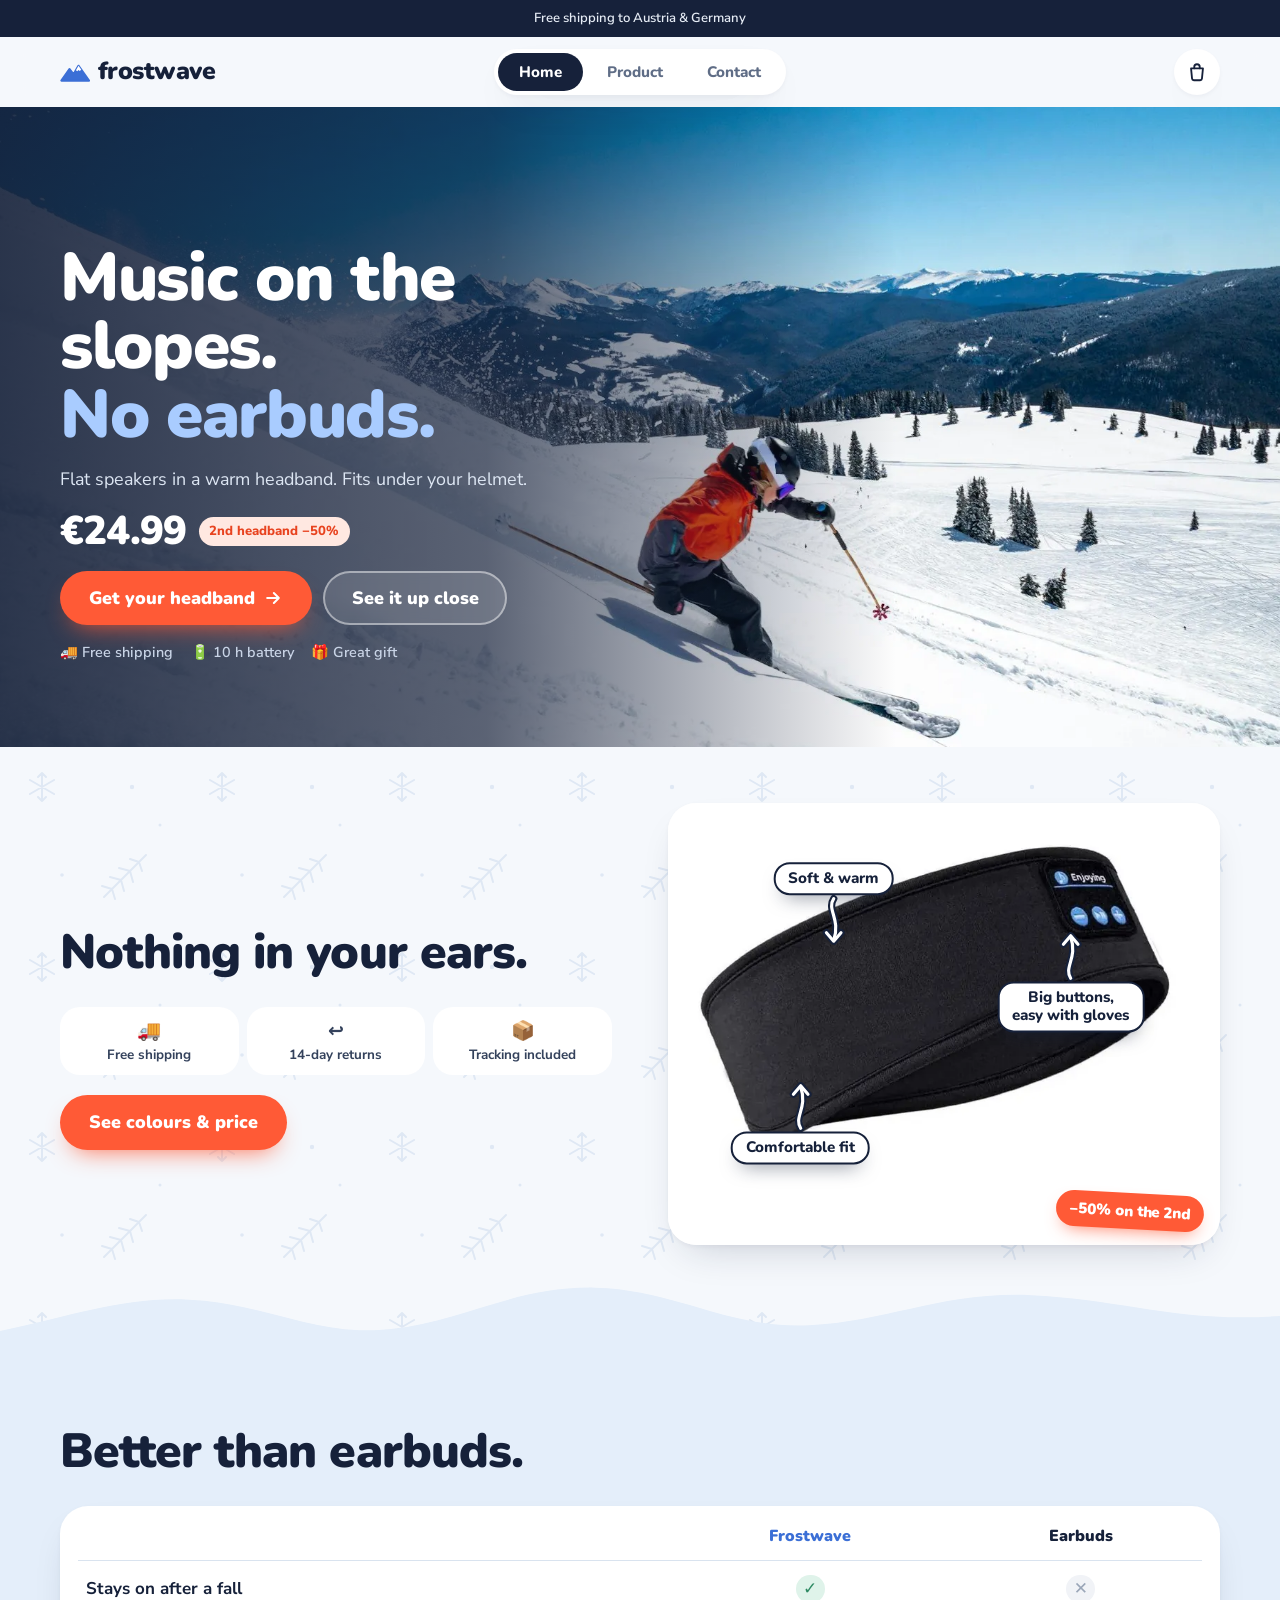
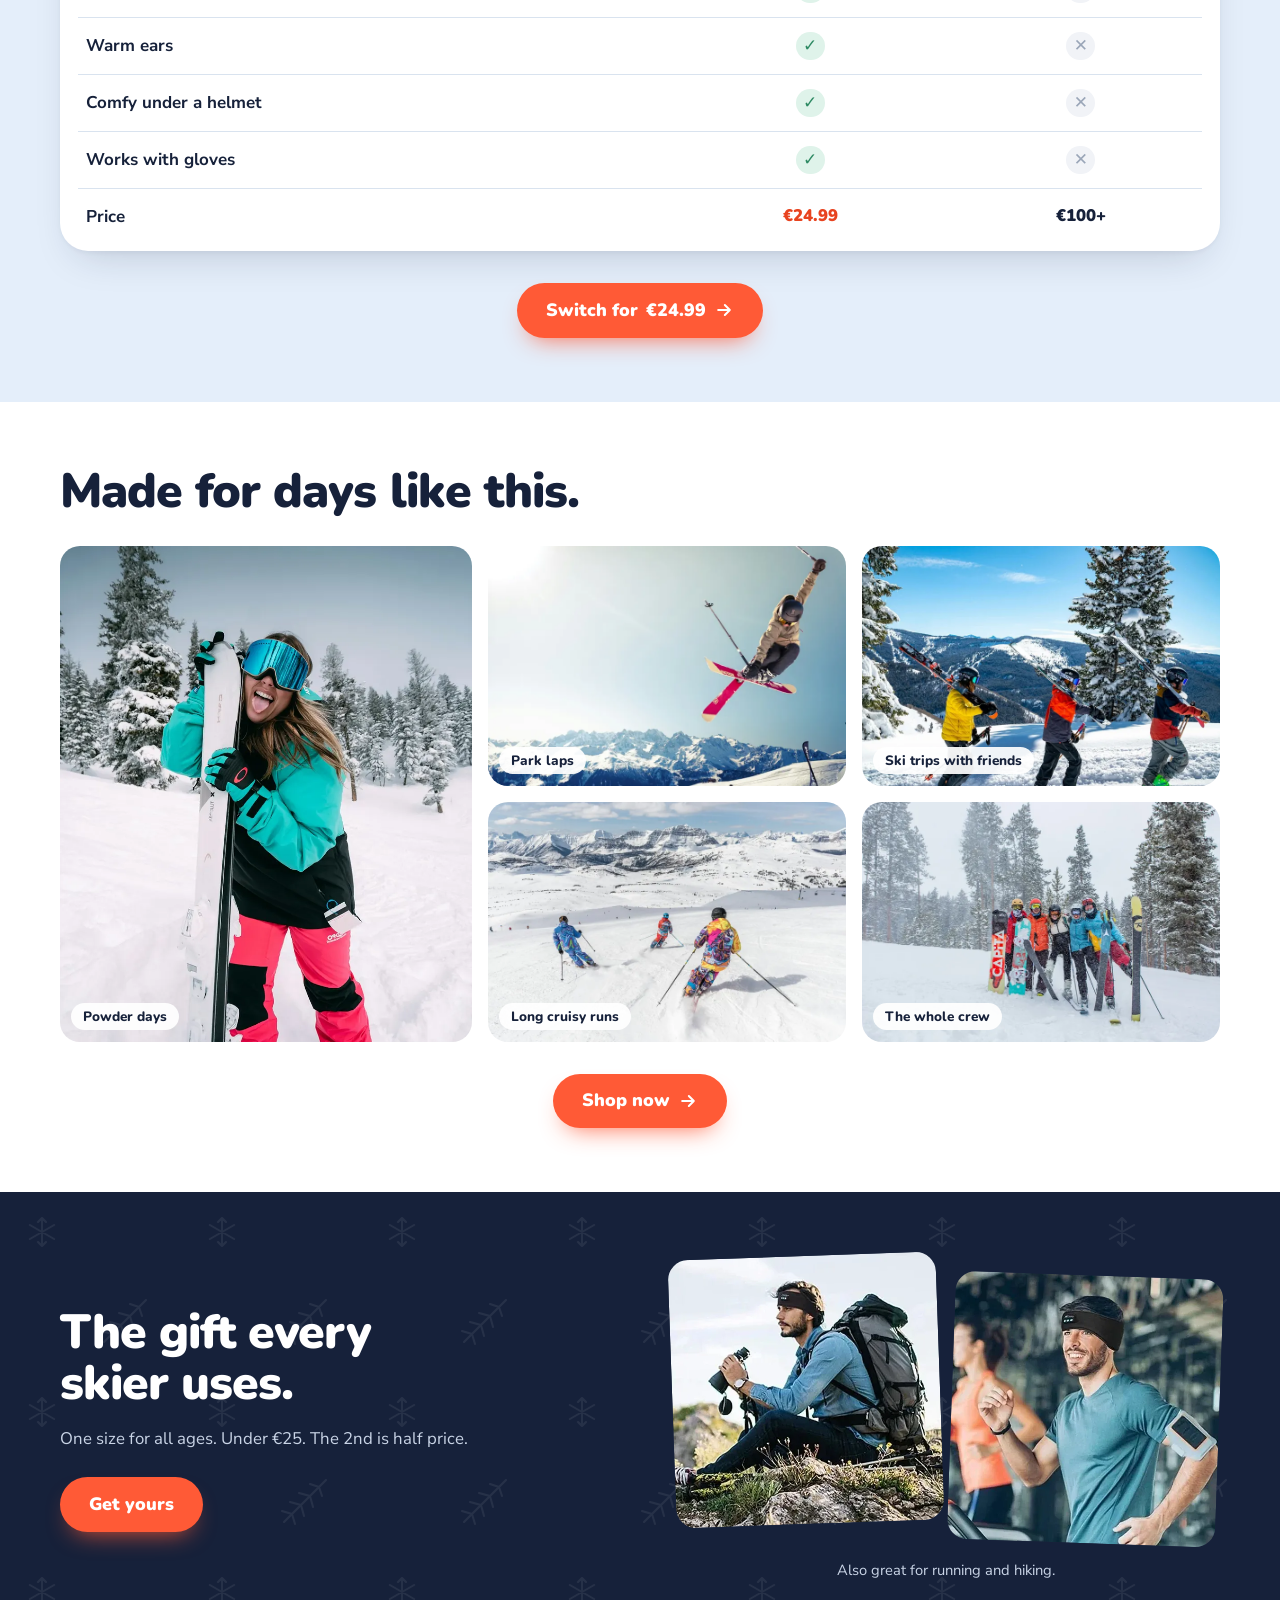
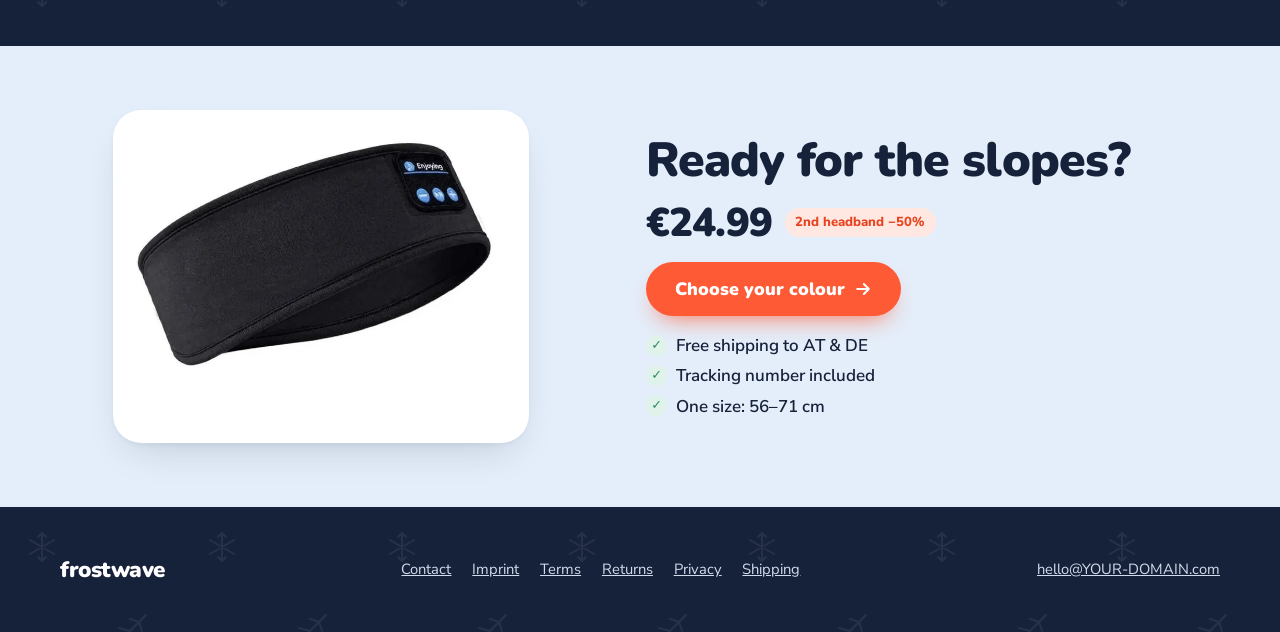
<file: index.html>
<!doctype html>
<html lang="en">
<head>
<meta charset="utf-8">
<meta name="viewport" content="width=device-width, initial-scale=1">
<title>Frostwave — The Bluetooth headband for skiers and snowboarders</title>
<meta name="description" content="A soft headband with two flat Bluetooth speakers over your ears. Music on the slopes without earbuds. 2nd headband −50%, free shipping.">
<meta name="theme-color" content="#16213a">
<link rel="icon" href="icon.svg" type="image/svg+xml">
<!-- Schriften liegen in schriften/ (Nunito, OFL-Lizenz) — schneller als Google Fonts
     und ohne Datenübertragung an Google. -->
<link rel="preload" href="schriften/nunito-latin-wght-normal.woff2" as="font" type="font/woff2" crossorigin>
<link rel="preload" href="schriften/nunito-sans-latin-wght-normal.woff2" as="font" type="font/woff2" crossorigin>
<link rel="canonical" href="https://fermasster0-rgb.github.io/frostwave/">
<link rel="apple-touch-icon" href="bilder/touch-icon.png">
<!-- Vorschau beim Teilen (WhatsApp, TikTok, Instagram, iMessage) -->
<meta property="og:type" content="website">
<meta property="og:site_name" content="Frostwave">
<meta property="og:title" content="Frostwave — The Bluetooth headband for skiers and snowboarders">
<meta property="og:description" content="A soft headband with two flat Bluetooth speakers over your ears. Music on the slopes without earbuds. 2nd headband −50%, free shipping.">
<meta property="og:url" content="https://fermasster0-rgb.github.io/frostwave/">
<meta property="og:image" content="https://fermasster0-rgb.github.io/frostwave/bilder/teilen.jpg">
<meta property="og:image:width" content="1200">
<meta property="og:image:height" content="630">
<meta name="twitter:card" content="summary_large_image">

<link rel="preload" as="image" href="bilder/ski-lachen-800.webp" imagesrcset="bilder/ski-lachen-800.webp 800w, bilder/ski-lachen.webp 1100w" imagesizes="100vw" media="(max-width: 919px)" fetchpriority="high">
<link rel="preload" as="image" href="bilder/ski-carven.webp" imagesrcset="bilder/ski-carven-800.webp 800w, bilder/ski-carven.webp 1800w" imagesizes="100vw" media="(min-width: 920px)" fetchpriority="high">
<link rel="stylesheet" href="stil.css">
</head>
<!-- data-seite sagt app.js, welche Seite das ist: home, product oder contact -->
<body data-seite="home">

<!-- ==========================================================================
     KOPF — steht gleich auf allen drei Seiten (index, product, contact).
     Wer hier etwas ändert, ändert es bitte in allen drei Dateien.
     ========================================================================== -->
<div class="leiste" aria-live="polite">
  <span id="leiste-text">Free shipping to Austria &amp; Germany</span>
</div>

<header class="kopf">
  <div class="kopf-innen">
    <a class="marke" href="index.html">
      <svg class="marke-berg" viewBox="0 0 32 20" aria-hidden="true"><path d="M1.5 18.5 10 6.5l4.2 5.6L19.5 3 30.5 18.5z" fill="currentColor" stroke="currentColor" stroke-width="2.4" stroke-linejoin="round"/><path d="m16.8 7.6 2.7-4.6 2.9 4.2-1.6 1.3-1.3-1.2-1.3 1.3z" fill="#fff"/></svg>
      <span data-marke>frostwave</span>
    </a>
    <nav class="nav" aria-label="Main">
      <a href="index.html" aria-current="page">Home</a>
      <a href="product.html">Product</a>
      <a href="contact.html">Contact</a>
    </nav>
    <button id="knopf-korb" class="korb-knopf" aria-label="Open cart">
      <svg viewBox="0 0 24 24" width="22" height="22" fill="none" stroke="currentColor" stroke-width="2" stroke-linecap="round" stroke-linejoin="round" aria-hidden="true">
        <path d="M5.5 8h13l-1.1 11.2a2 2 0 0 1-2 1.8H8.6a2 2 0 0 1-2-1.8z"/><path d="M9 8V6.5a3 3 0 0 1 6 0V8"/>
      </svg>
      <span id="korb-zahl" class="korb-zahl" hidden>0</span>
    </button>
  </div>
</header>

<main>

  <!-- ========================================================================
       Oben: großes Skifoto mit der Botschaft darauf.
       Die Fotos in bilder/ski-*.webp sind von Unsplash (freie Lizenz, auch
       kommerziell). Die Leute darauf tragen NICHT unser Stirnband — darum
       nie so beschriften, als ob.
       ======================================================================== -->
  <section class="foto-held">
    <!-- Am Handy das Hochformat-Foto (Gesicht oben, Text unten), am großen
         Bildschirm der Skifahrer im Querformat. -->
    <picture>
      <source media="(min-width: 920px)" srcset="bilder/ski-carven-800.webp 800w, bilder/ski-carven.webp 1800w" sizes="100vw" width="1800" height="1201">
      <img class="foto-held-bild" src="bilder/ski-lachen-800.webp" srcset="bilder/ski-lachen-800.webp 800w, bilder/ski-lachen.webp 1100w" sizes="100vw" alt="Young skier laughing in the snow on a sunny day" width="1100" height="1647" fetchpriority="high">
    </picture>
    <div class="foto-held-innen">
      <div class="held-chips">
        <span class="chip chip-heiss" id="verkauft" hidden></span>
      </div>
      <h1 class="titel titel-hell">Music on the slopes.<br><span class="titel-akzent">No earbuds.</span></h1>
      <!-- Kurz halten: am Handy sollen Preis und Knopf ohne Scrollen sichtbar sein. -->
      <p class="einleitung einleitung-hell">Flat speakers in a warm headband. Fits under your helmet.</p>

      <p class="home-preis">
        <span id="home-preis" class="preis"></span>
        <span id="home-angebot" class="preis-ersparnis"></span>
      </p>

      <div class="knopf-reihe" id="held-knoepfe">
        <a href="product.html" class="knopf knopf-signal">
          Get your headband
          <svg viewBox="0 0 24 24" width="20" height="20" fill="none" stroke="currentColor" stroke-width="2.4" stroke-linecap="round" stroke-linejoin="round" aria-hidden="true"><path d="M5 12h14M13 6l6 6-6 6"/></svg>
        </a>
        <a href="#erklaert" class="knopf knopf-glas">See it up close</a>
      </div>
      <p class="held-vertrauen"><span>🚚 Free shipping</span><span>🔋 10&nbsp;h battery</span><span>🎁 Great gift</span></p>
    </div>
  </section>

  <!-- ========================================================================
       Das Stirnband mit Hinweisen und Pfeilen („Comfortable fit ↑").
       Position jedes Hinweises: --x / --y in Prozent vom Bild, dort sitzt die
       Pfeilspitze. data-pfeil sagt, wohin der Pfeil zeigt (oben/unten).
       ======================================================================== -->
  <section class="held-bereich" id="erklaert">
    <div class="held held-home">

      <div class="held-text">
        <h2 class="abschnitt-titel">Nothing in your ears.</h2>

        <ul class="zusagen">
          <li><span class="zusage-symbol" aria-hidden="true">🚚</span><span>Free shipping</span></li>
          <li><span class="zusage-symbol" aria-hidden="true">↩</span><span id="zusage-rueckgabe"></span></li>
          <li><span class="zusage-symbol" aria-hidden="true">📦</span><span>Tracking included</span></li>
        </ul>

        <div class="knopf-reihe erklaer-knopf">
          <a href="product.html" class="knopf knopf-signal">See colours &amp; price</a>
        </div>
      </div>

      <a class="home-bild erklaer-bild" href="product.html" aria-label="See the headband">
        <span class="galerie-abzeichen" id="galerie-abzeichen"></span>
        <img src="bilder/stirnband-schwarz.webp" alt="Black Bluetooth ski headband" width="800" height="640">
        <span class="pfeil-hinweis" data-pfeil="unten" style="--x: 30%; --y: 33%">Soft &amp; warm</span>
        <span class="pfeil-hinweis" data-pfeil="oben" style="--x: 73%; --y: 28%">Big buttons,<br>easy with gloves</span>
        <span class="pfeil-hinweis" data-pfeil="oben" style="--x: 24%; --y: 62%">Comfortable fit</span>
      </a>

    </div>
  </section>

  <!-- ========================================================================
       Warum das Stirnband — Vorteile und Vergleich mit Ohrstöpseln
       ======================================================================== -->
  <section class="abschnitt abschnitt-gletscher">
    <div class="abschnitt-innen">
      <h2 class="abschnitt-titel">Better than earbuds.</h2>

      <div class="vergleich-karte">
        <table class="vergleich" id="vergleich"></table>
      </div>

      <div class="momente-knopf">
        <a href="product.html" class="knopf knopf-signal">
          Switch for <span id="vergleich-preis"></span>
          <svg viewBox="0 0 24 24" width="20" height="20" fill="none" stroke="currentColor" stroke-width="2.4" stroke-linecap="round" stroke-linejoin="round" aria-hidden="true"><path d="M5 12h14M13 6l6 6-6 6"/></svg>
        </a>
      </div>
    </div>
  </section>

  <!-- ========================================================================
       Skifotos: Stimmung für Junge und Ältere. Bildunterschriften beschreiben
       den Moment, nicht die Personen (die tragen nicht unser Stirnband).
       ======================================================================== -->
  <section class="abschnitt abschnitt-weiss">
    <div class="abschnitt-innen">
      <h2 class="abschnitt-titel">Made for days like this.</h2>

      <div class="momente">
        <figure class="moment moment-hoch">
          <!-- umgekehrt zum Foto oben: am Handy der Skifahrer, am großen Bildschirm das Hochformat -->
          <picture>
            <source media="(min-width: 920px)" srcset="bilder/ski-lachen-800.webp" width="1100" height="1647">
            <img class="moment-carven" src="bilder/ski-carven-800.webp" alt="Skier carving through fresh snow" loading="lazy" width="1800" height="1201">
          </picture>
          <figcaption>Powder days</figcaption>
        </figure>
        <figure class="moment">
          <img src="bilder/ski-sprung-800.webp" srcset="bilder/ski-sprung-800.webp 800w, bilder/ski-sprung.webp 1400w" sizes="(min-width: 800px) 33vw, 50vw" alt="Skier jumping high above snowy mountains" loading="lazy" width="1400" height="1120">
          <figcaption>Park laps</figcaption>
        </figure>
        <figure class="moment">
          <img src="bilder/ski-freunde-800.webp" srcset="bilder/ski-freunde-800.webp 800w, bilder/ski-freunde.webp 1400w" sizes="(min-width: 800px) 33vw, 50vw" alt="Three friends carrying their skis through the snow" loading="lazy" width="1400" height="934">
          <figcaption>Ski trips with friends</figcaption>
        </figure>
        <figure class="moment">
          <img src="bilder/ski-piste-800.webp" srcset="bilder/ski-piste-800.webp 800w, bilder/ski-piste.webp 1400w" sizes="(min-width: 800px) 33vw, 50vw" alt="Skiers cruising down a wide sunny slope" loading="lazy" width="1400" height="935">
          <figcaption>Long cruisy runs</figcaption>
        </figure>
        <figure class="moment">
          <img src="bilder/ski-gruppe-800.webp" srcset="bilder/ski-gruppe-800.webp 800w, bilder/ski-gruppe.webp 1400w" sizes="(min-width: 800px) 33vw, 50vw" alt="Group of friends with skis and snowboards in a snowy forest" loading="lazy" width="1400" height="933">
          <figcaption>The whole crew</figcaption>
        </figure>
      </div>

      <div class="momente-knopf">
        <a href="product.html" class="knopf knopf-signal">
          Shop now
          <svg viewBox="0 0 24 24" width="20" height="20" fill="none" stroke="currentColor" stroke-width="2.4" stroke-linecap="round" stroke-linejoin="round" aria-hidden="true"><path d="M5 12h14M13 6l6 6-6 6"/></svg>
        </a>
      </div>
    </div>
  </section>

  <!-- ========================================================================
       Geschenk-Abschnitt, dunkel mit Tannenzweig-Muster
       ======================================================================== -->
  <section class="abschnitt abschnitt-nacht">
    <div class="abschnitt-innen geschenk">
      <div>
        <h2 class="abschnitt-titel">The gift every<br>skier uses.</h2>
        <p class="abschnitt-text abschnitt-text-hell">One size for all ages. Under €25. The 2nd is half price.</p>
        <p id="weihnachten-gross" class="weihnachten weihnachten-gross" hidden></p>
        <a href="product.html#pass" class="knopf knopf-signal">Get yours</a>
      </div>
      <div class="sommer">
        <img src="bilder/wandern.webp" alt="Hiker wearing the headband on a rock" loading="lazy" width="488" height="488">
        <img src="bilder/laufen.webp" alt="Runner wearing the headband" loading="lazy" width="488" height="488">
        <p class="sommer-text">Also great for running and hiking.</p>
      </div>
    </div>
  </section>

  <!-- Erscheint erst, wenn in daten/bewertungen.json echte Einträge stehen. -->
  <section class="abschnitt abschnitt-weiss" id="bewertungen-abschnitt" hidden>
    <div class="abschnitt-innen">
      <h2 class="abschnitt-titel">What riders say</h2>
      <p id="bewertungen-schnitt" class="abschnitt-text"></p>
      <div id="bewertungen" class="bewertungen"></div>
    </div>
  </section>

  <!-- ========================================================================
       Letzter Aufruf vor dem Fuß: wer bis hier scrollt, ist interessiert.
       ======================================================================== -->
  <section class="abschnitt schluss">
    <div class="abschnitt-innen schluss-innen">
      <img src="bilder/stirnband-schwarz.webp" alt="" width="800" height="640" loading="lazy">
      <div>
        <h2 class="abschnitt-titel">Ready for the slopes?</h2>
        <p class="home-preis">
          <span id="schluss-preis" class="preis"></span>
          <span id="schluss-angebot" class="preis-ersparnis"></span>
        </p>
        <a href="product.html" class="knopf knopf-signal">
          Choose your colour
          <svg viewBox="0 0 24 24" width="20" height="20" fill="none" stroke="currentColor" stroke-width="2.4" stroke-linecap="round" stroke-linejoin="round" aria-hidden="true"><path d="M5 12h14M13 6l6 6-6 6"/></svg>
        </a>
        <ul class="haken-liste">
          <li>Free shipping to AT &amp; DE</li>
          <li>Tracking number included</li>
          <li>One size: 56–71&nbsp;cm</li>
        </ul>
      </div>
    </div>
  </section>

</main>

<!-- ==========================================================================
     FUSS UND WARENKORB — gleich auf allen drei Seiten.
     ========================================================================== -->
<footer class="fuss fuss-mit-kaufleiste">
  <div class="fuss-innen">
    <span class="marke marke-hell" data-marke>frostwave</span>
    <nav class="fuss-links" aria-label="Legal">
      <a href="contact.html">Contact</a>
      <a href="rechtliches.html#imprint">Imprint</a>
      <a href="rechtliches.html#terms">Terms</a>
      <a href="rechtliches.html#returns">Returns</a>
      <a href="rechtliches.html#privacy">Privacy</a>
      <a href="rechtliches.html#shipping">Shipping</a>
    </nav>
    <a id="fuss-mail" class="fuss-mail" href="#"></a>
  </div>
</footer>

<!-- Leiste unten am Handy, sobald die Knöpfe oben aus dem Bild gescrollt sind -->
<div id="kaufleiste" class="kaufleiste" aria-hidden="true">
  <div class="kaufleiste-innen">
    <div class="kaufleiste-preis">
      <strong id="kaufleiste-preis"></strong>
      <span id="kaufleiste-hinweis"></span>
    </div>
    <a id="kaufleiste-knopf" class="knopf knopf-signal" href="product.html" tabindex="-1">Shop now</a>
  </div>
</div>

<div id="korb-schatten" class="korb-schatten" hidden></div>
<aside id="korb" class="korb" aria-label="Cart" aria-hidden="true">
  <div class="korb-kopf">
    <h2>Your cart</h2>
    <button id="korb-zu" class="korb-zu" aria-label="Close cart">
      <svg viewBox="0 0 24 24" width="20" height="20" fill="none" stroke="currentColor" stroke-width="2" stroke-linecap="round" aria-hidden="true"><path d="M6 6l12 12M18 6L6 18"/></svg>
    </button>
  </div>
  <div id="korb-inhalt" class="korb-inhalt"></div>
  <div id="korb-fuss" class="korb-fuss"></div>
</aside>

<script src="app.js"></script>
</body>
</html>
</file>
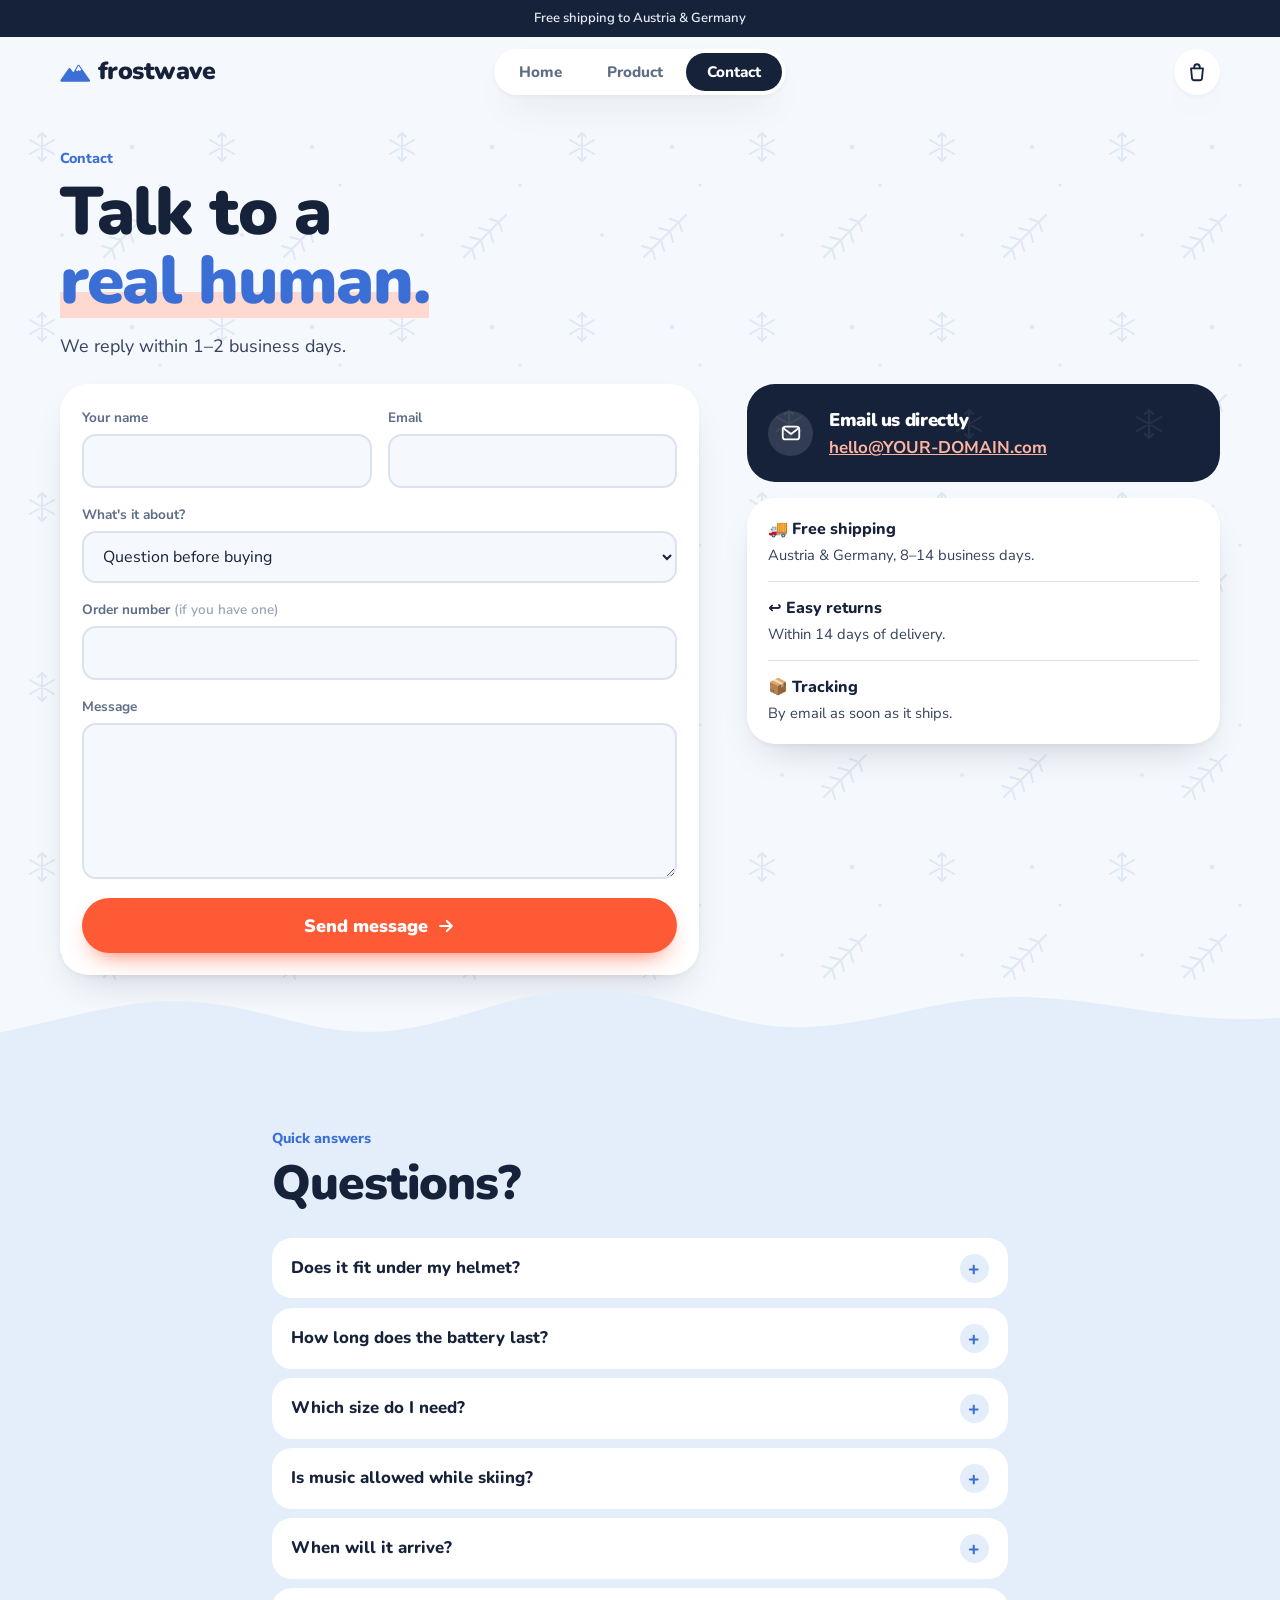
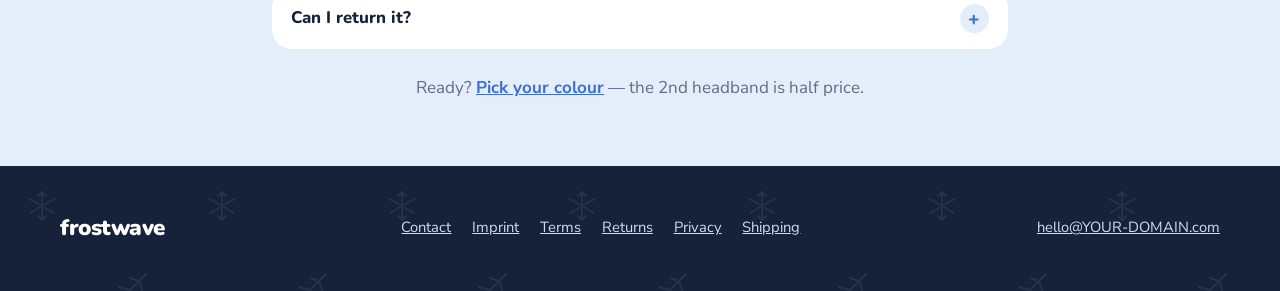
<file: contact.html>
<!doctype html>
<html lang="en">
<head>
<meta charset="utf-8">
<meta name="viewport" content="width=device-width, initial-scale=1">
<title>Contact — Frostwave</title>
<meta name="description" content="Questions about sizing, shipping or your order? Write to Frostwave — and find quick answers in the FAQ.">
<meta name="theme-color" content="#16213a">
<link rel="icon" href="icon.svg" type="image/svg+xml">
<!-- Schriften liegen in schriften/ (Nunito, OFL-Lizenz) — schneller als Google Fonts
     und ohne Datenübertragung an Google. -->
<link rel="preload" href="schriften/nunito-latin-wght-normal.woff2" as="font" type="font/woff2" crossorigin>
<link rel="preload" href="schriften/nunito-sans-latin-wght-normal.woff2" as="font" type="font/woff2" crossorigin>
<link rel="canonical" href="https://fermasster0-rgb.github.io/frostwave/contact.html">
<link rel="apple-touch-icon" href="bilder/touch-icon.png">
<!-- Vorschau beim Teilen (WhatsApp, TikTok, Instagram, iMessage) -->
<meta property="og:type" content="website">
<meta property="og:site_name" content="Frostwave">
<meta property="og:title" content="Contact — Frostwave">
<meta property="og:description" content="Questions about sizing, shipping or your order? Write to Frostwave — and find quick answers in the FAQ.">
<meta property="og:url" content="https://fermasster0-rgb.github.io/frostwave/contact.html">
<meta property="og:image" content="https://fermasster0-rgb.github.io/frostwave/bilder/teilen.jpg">
<meta property="og:image:width" content="1200">
<meta property="og:image:height" content="630">
<meta name="twitter:card" content="summary_large_image">

<link rel="stylesheet" href="stil.css">
</head>
<body data-seite="contact">

<!-- KOPF — gleich auf allen drei Seiten -->
<div class="leiste" aria-live="polite">
  <span id="leiste-text">Free shipping to Austria &amp; Germany</span>
</div>

<header class="kopf">
  <div class="kopf-innen">
    <a class="marke" href="index.html">
      <svg class="marke-berg" viewBox="0 0 32 20" aria-hidden="true"><path d="M1.5 18.5 10 6.5l4.2 5.6L19.5 3 30.5 18.5z" fill="currentColor" stroke="currentColor" stroke-width="2.4" stroke-linejoin="round"/><path d="m16.8 7.6 2.7-4.6 2.9 4.2-1.6 1.3-1.3-1.2-1.3 1.3z" fill="#fff"/></svg>
      <span data-marke>frostwave</span>
    </a>
    <nav class="nav" aria-label="Main">
      <a href="index.html">Home</a>
      <a href="product.html">Product</a>
      <a href="contact.html" aria-current="page">Contact</a>
    </nav>
    <button id="knopf-korb" class="korb-knopf" aria-label="Open cart">
      <svg viewBox="0 0 24 24" width="22" height="22" fill="none" stroke="currentColor" stroke-width="2" stroke-linecap="round" stroke-linejoin="round" aria-hidden="true">
        <path d="M5.5 8h13l-1.1 11.2a2 2 0 0 1-2 1.8H8.6a2 2 0 0 1-2-1.8z"/><path d="M9 8V6.5a3 3 0 0 1 6 0V8"/>
      </svg>
      <span id="korb-zahl" class="korb-zahl" hidden>0</span>
    </button>
  </div>
</header>

<main>

  <!-- ========================================================================
       Kontakt: Formular links, Kurzinfos rechts
       ======================================================================== -->
  <section class="held-bereich">
    <div class="kontakt">

      <div class="kontakt-kopf">
        <p class="dachzeile">Contact</p>
        <h1 class="titel">Talk to a<br><span class="titel-akzent">real human.</span></h1>
        <p class="einleitung"><span id="antwortzeit"></span>.</p>
      </div>

      <!-- Das Formular öffnet das Mailprogramm mit fertig ausgefüllter Nachricht.
           Funktioniert ohne Server und landet direkt in deinem Postfach. -->
      <form id="kontakt-formular" class="kontakt-karte" novalidate>
        <div class="feld-paar">
          <label class="feld">
            <span>Your name</span>
            <input name="name" autocomplete="name" required>
          </label>
          <label class="feld">
            <span>Email</span>
            <input name="email" type="email" autocomplete="email" required>
          </label>
        </div>
        <label class="feld">
          <span>What's it about?</span>
          <select name="thema">
            <option>Question before buying</option>
            <option>My order</option>
            <option>Return</option>
            <option>Something else</option>
          </select>
        </label>
        <label class="feld">
          <span>Order number <em>(if you have one)</em></span>
          <input name="bestellung">
        </label>
        <label class="feld">
          <span>Message</span>
          <textarea name="nachricht" rows="5" required></textarea>
        </label>
        <button type="submit" class="knopf knopf-signal knopf-breit">
          Send message
          <svg viewBox="0 0 24 24" width="20" height="20" fill="none" stroke="currentColor" stroke-width="2.4" stroke-linecap="round" stroke-linejoin="round" aria-hidden="true"><path d="M5 12h14M13 6l6 6-6 6"/></svg>
        </button>
        <p id="kontakt-hinweis" class="kontakt-hinweis" aria-live="polite"></p>
      </form>

      <aside class="kontakt-info">
        <div class="info-karte">
          <span class="vorteil-symbol" aria-hidden="true">
            <svg viewBox="0 0 24 24" width="22" height="22" fill="none" stroke="currentColor" stroke-width="2" stroke-linecap="round" stroke-linejoin="round"><rect x="3" y="5" width="18" height="14" rx="3"/><path d="m4 7 8 6 8-6"/></svg>
          </span>
          <div>
            <h2>Email us directly</h2>
            <a id="kontakt-mail" class="kontakt-mail" href="#"></a>
          </div>
        </div>
        <ul class="info-liste">
          <li><strong>🚚 Free shipping</strong><span id="info-versand"></span></li>
          <li><strong>↩ Easy returns</strong><span id="info-rueckgabe"></span></li>
          <li><strong>📦 Tracking</strong><span>By email as soon as it ships.</span></li>
        </ul>
      </aside>

    </div>
  </section>

  <!-- ======================================================================== -->
  <section class="abschnitt abschnitt-gletscher" id="faq-abschnitt">
    <div class="abschnitt-innen schmal">
      <p class="dachzeile">Quick answers</p>
      <h2 class="abschnitt-titel">Questions?</h2>
      <div id="faq" class="faq"></div>
      <p class="weiter-hinweis">Ready? <a href="product.html">Pick your colour</a> — the 2nd headband is half price.</p>
    </div>
  </section>

</main>

<!-- FUSS UND WARENKORB — gleich auf allen drei Seiten -->
<footer class="fuss">
  <div class="fuss-innen">
    <span class="marke marke-hell" data-marke>frostwave</span>
    <nav class="fuss-links" aria-label="Legal">
      <a href="contact.html">Contact</a>
      <a href="rechtliches.html#imprint">Imprint</a>
      <a href="rechtliches.html#terms">Terms</a>
      <a href="rechtliches.html#returns">Returns</a>
      <a href="rechtliches.html#privacy">Privacy</a>
      <a href="rechtliches.html#shipping">Shipping</a>
    </nav>
    <a id="fuss-mail" class="fuss-mail" href="#"></a>
  </div>
</footer>

<div id="korb-schatten" class="korb-schatten" hidden></div>
<aside id="korb" class="korb" aria-label="Cart" aria-hidden="true">
  <div class="korb-kopf">
    <h2>Your cart</h2>
    <button id="korb-zu" class="korb-zu" aria-label="Close cart">
      <svg viewBox="0 0 24 24" width="20" height="20" fill="none" stroke="currentColor" stroke-width="2" stroke-linecap="round" aria-hidden="true"><path d="M6 6l12 12M18 6L6 18"/></svg>
    </button>
  </div>
  <div id="korb-inhalt" class="korb-inhalt"></div>
  <div id="korb-fuss" class="korb-fuss"></div>
</aside>

<script src="app.js"></script>
</body>
</html>
</file>
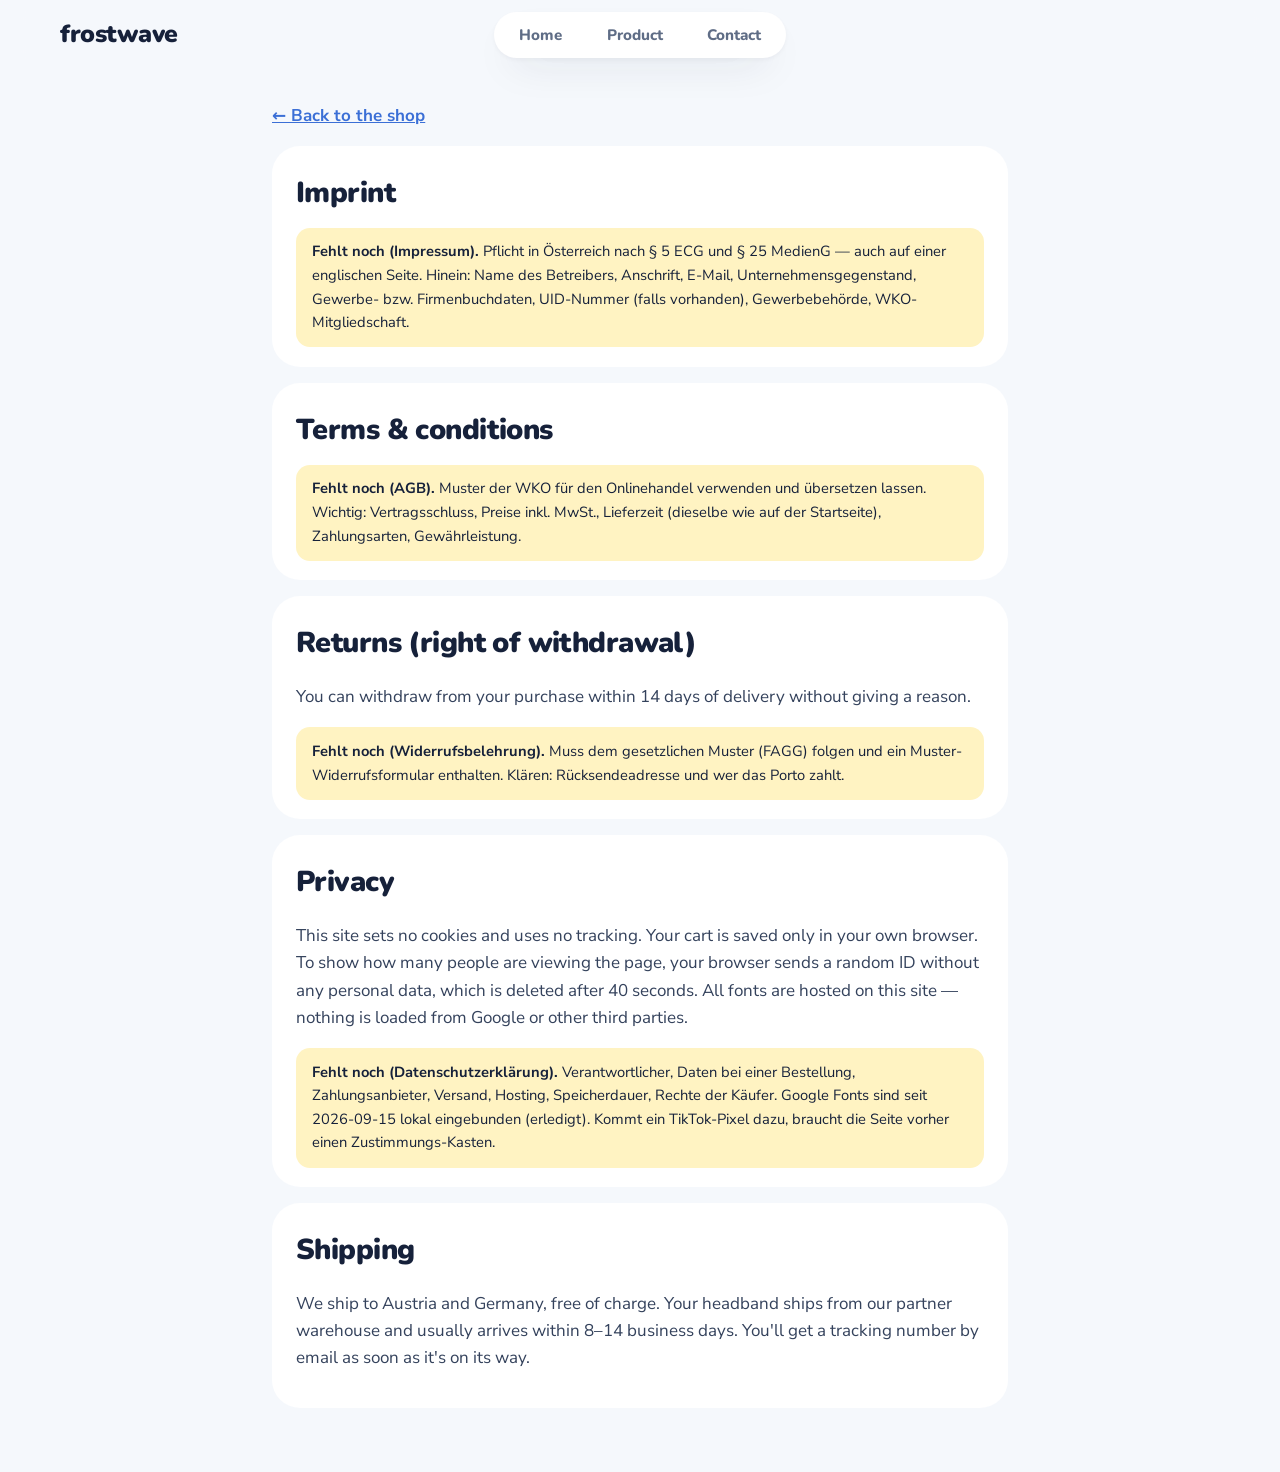
<file: rechtliches.html>
<!doctype html>
<html lang="en">
<head>
<meta charset="utf-8">
<meta name="viewport" content="width=device-width, initial-scale=1">
<title>Legal — Frostwave</title>
<meta name="robots" content="noindex">
<link rel="icon" href="icon.svg" type="image/svg+xml">
<!-- Schriften liegen in schriften/ (Nunito, OFL-Lizenz) — schneller als Google Fonts
     und ohne Datenübertragung an Google. -->
<link rel="preload" href="schriften/nunito-latin-wght-normal.woff2" as="font" type="font/woff2" crossorigin>
<link rel="preload" href="schriften/nunito-sans-latin-wght-normal.woff2" as="font" type="font/woff2" crossorigin>

<link rel="stylesheet" href="stil.css">
<style>
  .recht { width: var(--seite); max-width: 46rem; margin: 2rem auto 4rem; display: grid; gap: 1rem; }
  .recht section { background: var(--weiss); border-radius: var(--rund-gross); padding: 1.5rem 1.5rem 1.2rem; scroll-margin-top: 5rem; }
  .recht h2 { margin: 0 0 .75rem; font-size: 1.8rem; font-weight: 900; }
  .recht p { color: #34425c; }
  /* Gelbe Kästen = hier fehlt noch etwas (nur für dich). Vor dem Livegang darf keiner übrig sein. */
  .luecke { background: #fff3c2; padding: .8rem 1rem; border-radius: var(--rund-klein); font-size: .92rem; font-family: var(--text); }
  .zurueck { color: var(--himmel); font-weight: 700; }
</style>
</head>
<body>

<header class="kopf">
  <div class="kopf-innen">
    <a class="marke" href="index.html">frostwave</a>
    <nav class="nav" aria-label="Main">
      <a href="index.html">Home</a>
      <a href="product.html">Product</a>
      <a href="contact.html">Contact</a>
    </nav>
  </div>
</header>

<main class="recht">
  <a class="zurueck" href="index.html">← Back to the shop</a>

  <section id="imprint">
    <h2>Imprint</h2>
    <div class="luecke">
      <strong>Fehlt noch (Impressum).</strong> Pflicht in Österreich nach § 5 ECG und
      § 25 MedienG — auch auf einer englischen Seite. Hinein: Name des Betreibers,
      Anschrift, E-Mail, Unternehmensgegenstand, Gewerbe- bzw. Firmenbuchdaten,
      UID-Nummer (falls vorhanden), Gewerbebehörde, WKO-Mitgliedschaft.
    </div>
  </section>

  <section id="terms">
    <h2>Terms &amp; conditions</h2>
    <div class="luecke">
      <strong>Fehlt noch (AGB).</strong> Muster der WKO für den Onlinehandel verwenden
      und übersetzen lassen. Wichtig: Vertragsschluss, Preise inkl. MwSt., Lieferzeit
      (dieselbe wie auf der Startseite), Zahlungsarten, Gewährleistung.
    </div>
  </section>

  <section id="returns">
    <h2>Returns (right of withdrawal)</h2>
    <p>You can withdraw from your purchase within 14 days of delivery without giving a reason.</p>
    <div class="luecke">
      <strong>Fehlt noch (Widerrufsbelehrung).</strong> Muss dem gesetzlichen Muster
      (FAGG) folgen und ein Muster-Widerrufsformular enthalten. Klären: Rücksendeadresse
      und wer das Porto zahlt.
    </div>
  </section>

  <section id="privacy">
    <h2>Privacy</h2>
    <p>
      This site sets no cookies and uses no tracking. Your cart is saved only in your
      own browser. To show how many people are viewing the page, your browser sends a
      random ID without any personal data, which is deleted after 40 seconds.
      All fonts are hosted on this site — nothing is loaded from Google or other third parties.
    </p>
    <div class="luecke">
      <strong>Fehlt noch (Datenschutzerklärung).</strong> Verantwortlicher, Daten bei einer
      Bestellung, Zahlungsanbieter, Versand, Hosting, Speicherdauer, Rechte der Käufer.
      Google Fonts sind seit 2026-09-15 lokal eingebunden (erledigt). Kommt ein TikTok-Pixel dazu, braucht
      die Seite vorher einen Zustimmungs-Kasten.
    </div>
  </section>

  <section id="shipping">
    <h2>Shipping</h2>
    <p>
      We ship to Austria and Germany, free of charge. Your headband ships from our
      partner warehouse and usually arrives within 8–14 business days. You'll get a
      tracking number by email as soon as it's on its way.
    </p>
  </section>
</main>

</body>
</html>
</file>
<file: stil.css>
/* ==========================================================================
   Pistenfunk — Aussehen

   Idee: Ein klarer Wintertag. Kühles Gletscherblau als Grund, tiefes
   Nachtblau für Schrift, und Sonnenuntergangs-Orange als einzige Signalfarbe
   für alles, was kauft. Orange und Blau liegen sich im Farbkreis gegenüber —
   darum springt der Knopf ins Auge und passt trotzdem dazu.

   Alles ist rund: Karten, Knöpfe, Bilder. Muster aus Schneeflocken und
   Tannenzweigen liegen ganz blass im Hintergrund, Berge trennen Abschnitte.

   Farben und Schriften stehen hier oben. Wer etwas ändern will, ändert es
   hier — der Rest der Datei verwendet nur diese Namen.
   ========================================================================== */

/* Eigene Schriftdateien (schriften/), variable Fonts: jede Stärke von 200 bis 1000 */
@font-face {
  font-family: "Nunito";
  font-style: normal;
  font-weight: 200 1000;
  font-display: swap;
  src: url("schriften/nunito-latin-wght-normal.woff2") format("woff2");
}
@font-face {
  font-family: "Nunito Sans";
  font-style: normal;
  font-weight: 200 1000;
  font-display: swap;
  src: url("schriften/nunito-sans-latin-wght-normal.woff2") format("woff2");
}

:root {
  --schnee:       #f5f8fc;  /* Grund der Seite */
  --weiss:        #ffffff;
  --gletscher:    #e4eefa;  /* helle blaue Abschnitte */
  --eis:          #d9e3ef;  /* Linien */
  --nacht:        #16213a;  /* Schrift, dunkle Abschnitte */
  --nebel:        #5f6d86;  /* Nebentext */
  --himmel:       #3b6fd6;  /* kleine Akzente, Fokus */
  --signal:       #ff5a36;  /* Kaufen, Rabatt — sonst nichts */
  --signal-dunkel:#e8431f;
  --tanne:        #2e8a63;  /* Häkchen, „live" */

  --titel: "Nunito", "Arial Rounded MT Bold", "Segoe UI", system-ui, sans-serif;
  --text:  "Nunito Sans", "Segoe UI", system-ui, sans-serif;

  --rund-gross: 28px;
  --rund: 20px;
  --rund-klein: 14px;
  --schatten: 0 2px 4px rgba(22, 33, 58, .04), 0 18px 40px -18px rgba(22, 33, 58, .22);
  --ease: cubic-bezier(.22, 1, .36, 1);
  --seite: min(1160px, 100% - 2.5rem);

  /* Blasses Muster: Schneeflocke, Tannenzweig, ein paar Flocken */
  --muster: url("data:image/svg+xml,%3Csvg xmlns='http://www.w3.org/2000/svg' width='180' height='180' viewBox='0 0 180 180' fill='none' stroke='%23dfe8f4' stroke-width='2' stroke-linecap='round'%3E%3Cpath d='M42 26v28M29.9 33l24.2 14M29.9 47l24.2-14M42 26l-4 4M42 26l4 4M42 54l-4-4M42 54l4-4'/%3E%3Cpath d='M104 150 146 108M112 142l-10-3M112 142l3 10M121 133l-11-3M121 133l3 11M130 124l-11-3M130 124l3 11M139 115l-9-3M139 115l3 9'/%3E%3Ccircle cx='132' cy='40' r='2.2' fill='%23dfe8f4' stroke='none'/%3E%3Ccircle cx='62' cy='128' r='1.8' fill='%23dfe8f4' stroke='none'/%3E%3Ccircle cx='160' cy='78' r='1.5' fill='%23dfe8f4' stroke='none'/%3E%3C/svg%3E");
  --muster-dunkel: url("data:image/svg+xml,%3Csvg xmlns='http://www.w3.org/2000/svg' width='180' height='180' viewBox='0 0 180 180' fill='none' stroke='%23ffffff' stroke-opacity='.07' stroke-width='2' stroke-linecap='round'%3E%3Cpath d='M42 26v28M29.9 33l24.2 14M29.9 47l24.2-14M42 26l-4 4M42 26l4 4M42 54l-4-4M42 54l4-4'/%3E%3Cpath d='M104 150 146 108M112 142l-10-3M112 142l3 10M121 133l-11-3M121 133l3 11M130 124l-11-3M130 124l3 11M139 115l-9-3M139 115l3 9'/%3E%3C/svg%3E");
}

*, *::before, *::after { box-sizing: border-box; }

html { scroll-behavior: smooth; }

body {
  margin: 0;
  background: var(--schnee);
  color: var(--nacht);
  font-family: var(--text);
  font-size: 1rem;
  line-height: 1.6;
  -webkit-font-smoothing: antialiased;
}

img { display: block; max-width: 100%; height: auto; }

[hidden] { display: none !important; }

:focus-visible {
  outline: 3px solid var(--himmel);
  outline-offset: 3px;
  border-radius: 8px;
}

h1, h2, h3, .marke, .preis, .pass-name {
  font-family: var(--titel);
  letter-spacing: -0.02em;
}

/* ---------- Leiste und Kopf ---------- */
.leiste {
  background: var(--nacht);
  color: #e6ecf5;
  text-align: center;
  font-size: .82rem;
  font-weight: 600;
  padding: .5rem 1rem;
}
#leiste-text { display: inline-block; transition: opacity .35s var(--ease), transform .35s var(--ease); }
#leiste-text.weg { opacity: 0; transform: translateY(-6px); }

.kopf {
  position: sticky;
  top: 0;
  z-index: 20;
  background: rgba(245, 248, 252, .9);
  backdrop-filter: blur(12px);
}
.kopf-innen {
  width: var(--seite);
  margin-inline: auto;
  height: 4rem;
  display: flex;
  align-items: center;
  justify-content: space-between;
}
.marke {
  display: inline-flex;
  align-items: center;
  gap: .45rem;
  font-size: 1.55rem;
  font-weight: 900;
  color: var(--nacht);
  text-decoration: none;
}
.marke-berg { width: 1.9rem; height: auto; color: var(--himmel); }
.korb-knopf {
  position: relative;
  display: grid;
  place-items: center;
  width: 2.9rem;
  height: 2.9rem;
  border: 0;
  border-radius: 50%;
  background: var(--weiss);
  box-shadow: var(--schatten);
  color: var(--nacht);
  cursor: pointer;
  transition: transform .25s var(--ease);
}
.korb-knopf:hover { transform: translateY(-2px); }
.korb-zahl {
  position: absolute;
  top: -.15rem;
  right: -.15rem;
  min-width: 1.35rem;
  height: 1.35rem;
  padding: 0 .35rem;
  border-radius: 1rem;
  background: var(--signal);
  color: #fff;
  font-size: .75rem;
  font-weight: 800;
  line-height: 1.35rem;
  border: 2px solid var(--schnee);
  box-sizing: content-box;
}
.korb-zahl.huepft { animation: huepfen .5s var(--ease); }
@keyframes huepfen { 30% { transform: scale(1.4); } 100% { transform: scale(1); } }

/* ---------- Held ---------- */
.held-bereich {
  position: relative;
  background: var(--muster), var(--schnee);
  padding-bottom: 5.5rem;
}
/* Bergkette als Übergang in den nächsten (gletscherblauen) Abschnitt */
.held-bereich::after {
  content: "";
  position: absolute;
  left: 0;
  right: 0;
  bottom: -1px;
  height: clamp(48px, 7vw, 96px);
  background: url("data:image/svg+xml,%3Csvg xmlns='http://www.w3.org/2000/svg' viewBox='0 0 1440 96' preserveAspectRatio='none'%3E%3Cpath d='M0 96V62C90 44 150 22 230 30s130 38 210 30 140-46 230-44 150 44 240 40 150-36 250-32 170 30 280 22V96Z' fill='%23e4eefa'/%3E%3C/svg%3E") bottom / 100% 100% no-repeat;
  pointer-events: none;
}

.held {
  width: var(--seite);
  margin-inline: auto;
  padding-top: 1rem;
  display: grid;
  gap: 1.75rem;
}
@media (min-width: 920px) {
  .held { grid-template-columns: 1.08fr 1fr; gap: 3.5rem; padding-top: 2rem; align-items: start; }
  .galerie { position: sticky; top: 5.5rem; }
}

.galerie-bild {
  margin: 0;
  position: relative;
  background: var(--weiss);
  border-radius: var(--rund-gross);
  box-shadow: var(--schatten);
  overflow: hidden;
  aspect-ratio: 5 / 4;
}
.galerie-bild img { width: 100%; height: 100%; object-fit: contain; transition: opacity .3s var(--ease), transform .6s var(--ease); }
.galerie-bild img.wechselt { opacity: 0; transform: scale(.97); }
.galerie-abzeichen {
  position: absolute;
  top: 1rem;
  left: 1rem;
  z-index: 1;
  background: var(--signal);
  color: #fff;
  font-family: var(--titel);
  font-weight: 900;
  font-size: .95rem;
  padding: .35rem .8rem;
  border-radius: 999px;
  transform: rotate(-4deg);
  box-shadow: 0 8px 18px -8px rgba(255, 90, 54, .8);
}
.galerie-bild figcaption {
  position: absolute;
  left: 1rem;
  bottom: 1rem;
  background: rgba(22, 33, 58, .78);
  color: #fff;
  font-size: .8rem;
  font-weight: 600;
  padding: .3rem .75rem;
  border-radius: 999px;
}
.galerie-leiste { display: grid; grid-template-columns: repeat(4, 1fr); gap: .6rem; margin-top: .7rem; }
.galerie-daumen {
  padding: 0;
  border: 3px solid transparent;
  border-radius: var(--rund-klein);
  background: var(--weiss);
  overflow: hidden;
  aspect-ratio: 1;
  cursor: pointer;
  transition: border-color .25s var(--ease), transform .25s var(--ease);
}
.galerie-daumen:hover { transform: translateY(-2px); }
.galerie-daumen img { width: 100%; height: 100%; object-fit: cover; }
.galerie-daumen[aria-current="true"] { border-color: var(--himmel); }

.held-chips { display: flex; flex-wrap: wrap; gap: .5rem; margin-bottom: .9rem; }
.chip {
  display: inline-flex;
  align-items: center;
  gap: .35rem;
  background: var(--gletscher);
  color: var(--himmel);
  font-weight: 700;
  font-size: .82rem;
  padding: .3rem .8rem;
  border-radius: 999px;
}
.chip-heiss { background: #ffe8e1; color: var(--signal-dunkel); }

.titel {
  margin: 0;
  font-size: clamp(2.6rem, 9vw, 4.2rem);
  font-weight: 900;
  line-height: 1.02;
}
.titel-akzent {
  color: var(--himmel);
  background: linear-gradient(transparent 62%, #ffd9cf 62%, #ffd9cf 90%, transparent 90%);
  border-radius: 4px;
}
.einleitung { margin: 1rem 0 1.1rem; font-size: 1.08rem; color: #34425c; max-width: 34rem; }

.live {
  display: inline-flex;
  align-items: center;
  gap: .55rem;
  margin: 0 0 1.1rem;
  background: var(--weiss);
  border-radius: 999px;
  padding: .4rem .9rem .4rem .7rem;
  font-size: .9rem;
  box-shadow: var(--schatten);
}
.live strong { font-weight: 800; }
.live-punkt {
  width: .6rem;
  height: .6rem;
  border-radius: 50%;
  background: var(--tanne);
  box-shadow: 0 0 0 0 rgba(46, 138, 99, .5);
  animation: puls 2s infinite;
}
@keyframes puls {
  70% { box-shadow: 0 0 0 .5rem rgba(46, 138, 99, 0); }
  100% { box-shadow: 0 0 0 0 rgba(46, 138, 99, 0); }
}

/* ---------- Die Skipass-Karte ---------- */
.pass {
  position: relative;
  scroll-margin-top: 5rem;
  background: var(--weiss);
  border-radius: var(--rund-gross);
  box-shadow: var(--schatten);
  overflow: hidden;
}
.pass-kopf {
  position: relative;
  display: flex;
  justify-content: space-between;
  align-items: center;
  gap: 1rem;
  background: linear-gradient(120deg, var(--nacht), #25407a);
  color: #fff;
  padding: .8rem 1.3rem;
}
.pass-marke { font-family: var(--titel); font-weight: 900; font-size: 1.05rem; }
.pass-saison { font-size: .78rem; font-weight: 600; color: #c3d2ec; margin-right: 2rem; }
.pass-loch {
  position: absolute;
  right: 1.1rem;
  top: 50%;
  width: 1.1rem;
  height: 1.1rem;
  margin-top: -.55rem;
  border-radius: 50%;
  background: var(--schnee);
  box-shadow: inset 0 2px 3px rgba(0, 0, 0, .35);
}
.pass-koerper { padding: 1.1rem 1.3rem 0; }
.pass-unten { padding-bottom: 1.3rem; }

.pass-name { display: block; font-size: 1.55rem; font-weight: 900; line-height: 1.15; }
.pass-untertitel { display: block; margin-top: .15rem; font-size: .9rem; color: var(--nebel); }

.pass-feld { border: 0; margin: 1.1rem 0 0; padding: 0; min-width: 0; }
/* Eine legend ignoriert das Padding ihres fieldset — mit float verhält sie sich wie ein Label */
.pass-feld > legend { float: left; width: 100%; padding: 0; }
.pass-feld > legend + * { clear: both; }
.pass-label { font-size: .85rem; font-weight: 700; color: var(--nebel); margin-bottom: .5rem; }
.pass-wert { color: var(--nacht); }

.farben { display: flex; gap: .7rem; }
.farbe {
  width: 2.7rem;
  height: 2.7rem;
  border-radius: 50%;
  border: 3px solid var(--weiss);
  box-shadow: 0 0 0 1.5px var(--eis);
  cursor: pointer;
  transition: box-shadow .25s var(--ease), transform .25s var(--ease);
}
.farbe:hover { transform: scale(1.08); }
.farbe[aria-pressed="true"] { box-shadow: 0 0 0 2.5px var(--himmel); }

.mengen { display: grid; gap: .9rem; padding-top: .2rem; }
.menge {
  position: relative;
  display: grid;
  grid-template-columns: auto 1fr auto;
  align-items: center;
  gap: .8rem;
  width: 100%;
  padding: .95rem 1rem;
  border: 2px solid var(--eis);
  border-radius: var(--rund);
  background: var(--weiss);
  color: var(--nacht);
  font: inherit;
  text-align: left;
  cursor: pointer;
  transition: border-color .25s var(--ease), background .25s var(--ease), transform .2s var(--ease);
}
.menge:hover { border-color: #b7c7dc; }
.menge:active { transform: scale(.99); }
.menge[aria-pressed="true"] { border-color: var(--himmel); background: #f4f8ff; }
.menge-punkt {
  width: 1.25rem;
  height: 1.25rem;
  border-radius: 50%;
  border: 2px solid #a8b6c9;
  display: grid;
  place-items: center;
  transition: border-color .25s var(--ease);
}
.menge-punkt::after {
  content: "";
  width: .6rem;
  height: .6rem;
  border-radius: 50%;
  background: var(--himmel);
  transform: scale(0);
  transition: transform .3s var(--ease);
}
.menge[aria-pressed="true"] .menge-punkt { border-color: var(--himmel); }
.menge[aria-pressed="true"] .menge-punkt::after { transform: scale(1); }
.menge-name { font-weight: 800; font-family: var(--titel); font-size: 1.05rem; line-height: 1.3; }
.menge-hinweis { display: block; font-family: var(--text); font-weight: 700; font-size: .82rem; color: var(--tanne); }
.menge-preis { text-align: right; font-weight: 900; font-family: var(--titel); font-size: 1.1rem; line-height: 1.25; }
.menge-preis s { display: block; font-family: var(--text); font-weight: 600; color: var(--nebel); font-size: .8rem; }
.menge-abzeichen {
  position: absolute;
  top: -.75rem;
  right: 1rem;
  display: flex;
  gap: .35rem;
}
.menge-abzeichen span {
  font-size: .7rem;
  font-weight: 800;
  letter-spacing: .03em;
  padding: .15rem .6rem;
  border-radius: 999px;
  background: var(--nacht);
  color: #fff;
}
.menge-abzeichen span.rabatt { background: var(--signal); }

/* Abreißrand zwischen Auswahl und Preis */
.pass-perforation {
  position: relative;
  margin: 1.3rem 0 0;
  border-top: 2px dashed var(--eis);
}
.pass-perforation::before,
.pass-perforation::after {
  content: "";
  position: absolute;
  top: -.75rem;
  width: 1.4rem;
  height: 1.4rem;
  border-radius: 50%;
  background: var(--schnee);
}
.pass-perforation::before { left: -.7rem; }
.pass-perforation::after { right: -.7rem; }

.pass-preis { display: flex; flex-wrap: wrap; align-items: center; gap: .3rem .7rem; }
.preis { font-size: 2.5rem; font-weight: 900; line-height: 1; }
.preis-vorher { color: var(--nebel); font-weight: 600; font-size: 1.05rem; }
.preis-vorher:empty { display: none; }
.preis-ersparnis {
  background: #ffe8e1;
  color: var(--signal-dunkel);
  font-weight: 800;
  font-size: .82rem;
  padding: .25rem .65rem;
  border-radius: 999px;
}
.preis-mwst { margin: .35rem 0 0; font-size: .82rem; color: var(--nebel); }

.knopf {
  display: inline-flex;
  align-items: center;
  justify-content: center;
  gap: .5rem;
  min-height: 3.4rem;
  padding: 0 1.8rem;
  border: 0;
  border-radius: 999px;
  font-family: var(--titel);
  font-size: 1.12rem;
  font-weight: 900;
  cursor: pointer;
  text-decoration: none;
  transition: background .25s var(--ease), transform .2s var(--ease), box-shadow .25s var(--ease);
}
.knopf:active { transform: scale(.98); }
.knopf-signal {
  background: var(--signal);
  color: #fff;
  box-shadow: 0 12px 24px -12px rgba(255, 90, 54, .9);
}
.knopf-signal:hover { background: var(--signal-dunkel); transform: translateY(-2px); }
.knopf-signal svg { transition: transform .25s var(--ease); }
.knopf-signal:hover svg { transform: translateX(3px); }
.knopf-breit { width: 100%; margin-top: 1rem; }
.knopf-still { background: var(--gletscher); color: var(--nacht); box-shadow: none; }
.knopf-still:hover { background: var(--eis); }

.lieferung {
  display: flex;
  align-items: center;
  justify-content: center;
  gap: .45rem;
  margin: .9rem 0 0;
  font-size: .88rem;
  color: #34425c;
}
.lieferung svg { color: var(--tanne); flex: none; }
.lieferung strong { font-weight: 800; }

.weihnachten {
  margin: .7rem 0 0;
  padding: .55rem .8rem;
  border-radius: var(--rund-klein);
  background: #fff4e5;
  color: #8a4a00;
  font-size: .88rem;
  text-align: center;
}
.weihnachten strong { font-variant-numeric: tabular-nums; }
.weihnachten-gross { margin: 0 0 1.4rem; background: rgba(255, 255, 255, .1); color: #ffd9a8; text-align: left; }

.zusagen {
  list-style: none;
  margin: 1.1rem 0 0;
  padding: 0;
  display: grid;
  grid-template-columns: repeat(3, 1fr);
  gap: .5rem;
}
.zusagen li {
  display: grid;
  justify-items: center;
  align-content: start;
  gap: .15rem;
  text-align: center;
  background: var(--weiss);
  border-radius: var(--rund);
  padding: .7rem .4rem;
  font-size: .78rem;
  font-weight: 700;
  line-height: 1.3;
  color: #34425c;
}
.zusage-symbol { font-size: 1.2rem; }

/* ---------- Abschnitte ---------- */
.abschnitt { padding-block: 4rem; }
.abschnitt-gletscher { background: var(--gletscher); }
.abschnitt-weiss { background: var(--weiss); }
.abschnitt-nacht { background: var(--muster-dunkel), var(--nacht); color: #fff; }
.abschnitt-innen { width: var(--seite); margin-inline: auto; }
.abschnitt-innen.schmal { max-width: 46rem; }

.dachzeile {
  margin: 0 0 .5rem;
  color: var(--himmel);
  font-weight: 800;
  font-size: .9rem;
}
.dachzeile-hell { color: #ffb49f; }
.abschnitt-titel {
  margin: 0 0 1.75rem;
  font-size: clamp(2rem, 6vw, 3rem);
  font-weight: 900;
  line-height: 1.08;
}
.abschnitt-text { margin: -.75rem 0 1.5rem; color: #34425c; max-width: 36rem; font-size: 1.05rem; }
.abschnitt-text-hell { color: #c9d4e6; }

.vorteile { display: grid; gap: 1rem; grid-template-columns: 1fr 1fr; }
@media (min-width: 900px) { .vorteile { grid-template-columns: repeat(4, 1fr); } }
.vorteil {
  background: var(--weiss);
  border-radius: var(--rund);
  padding: 1.2rem 1.1rem;
  box-shadow: var(--schatten);
}
.vorteil-symbol {
  display: grid;
  place-items: center;
  width: 2.8rem;
  height: 2.8rem;
  border-radius: 50%;
  background: var(--gletscher);
  color: var(--himmel);
  margin-bottom: .75rem;
}
.vorteil h3 { margin: 0 0 .25rem; font-size: 1.1rem; font-weight: 800; line-height: 1.2; }
.vorteil p { margin: 0; font-size: .9rem; color: var(--nebel); line-height: 1.45; }

.vergleich-karte {
  margin-top: 1.5rem;
  background: var(--weiss);
  border-radius: var(--rund-gross);
  box-shadow: var(--schatten);
  padding: .5rem 1.1rem;
  overflow-x: auto;
}
.vergleich { width: 100%; border-collapse: collapse; }
.vergleich th, .vergleich td { padding: .85rem .5rem; text-align: center; border-bottom: 1px solid var(--eis); }
.vergleich tr:last-child td { border-bottom: 0; }
.vergleich th { font-family: var(--titel); font-weight: 900; font-size: 1rem; line-height: 1.2; }
.vergleich th.wir { color: var(--himmel); }
.vergleich td:first-child, .vergleich th:first-child { text-align: left; font-weight: 700; }
.haken, .kreuz {
  display: inline-grid;
  place-items: center;
  width: 1.8rem;
  height: 1.8rem;
  border-radius: 50%;
  font-weight: 900;
}
.haken { background: #dff3ea; color: var(--tanne); }
.kreuz { background: #f1f3f7; color: #9aa6b8; }
.vergleich .preis-zelle { font-family: var(--titel); font-weight: 900; font-size: 1.05rem; }
.vergleich td.wir.preis-zelle { color: var(--signal-dunkel); }

.schritte {
  list-style: none;
  margin: 0;
  padding: 0;
  display: grid;
  gap: 1.75rem;
  counter-reset: schritt;
}
@media (min-width: 640px) { .schritte { grid-template-columns: repeat(2, 1fr); } }
@media (min-width: 1000px) { .schritte { grid-template-columns: repeat(4, 1fr); } }
.schritt { counter-increment: schritt; }
.schritt img { width: 100%; aspect-ratio: 4 / 3; object-fit: cover; border-radius: var(--rund); }
.schritt h3 { display: flex; align-items: center; gap: .55rem; margin: 1rem 0 .3rem; font-size: 1.25rem; font-weight: 900; }
.schritt h3::before {
  content: counter(schritt);
  display: grid;
  place-items: center;
  flex: none;
  width: 1.9rem;
  height: 1.9rem;
  border-radius: 50%;
  background: var(--gletscher);
  color: var(--himmel);
  font-size: .95rem;
}
.schritt p { margin: 0; color: #34425c; font-size: .95rem; }

.geschenk { display: grid; gap: 2.5rem; align-items: center; }
@media (min-width: 900px) { .geschenk { grid-template-columns: 1fr 1fr; gap: 4rem; } }
.sommer { display: grid; grid-template-columns: 1fr 1fr; gap: .8rem; }
.sommer img { width: 100%; aspect-ratio: 1; object-fit: cover; border-radius: var(--rund); }
.sommer img:first-child { transform: rotate(-2deg); }
.sommer img:nth-child(2) { transform: rotate(2deg) translateY(1.2rem); }
.sommer-text { grid-column: 1 / -1; margin: 1.4rem 0 0; text-align: center; color: #c9d4e6; font-size: .92rem; }

.fakten { margin: 0; background: var(--weiss); border-radius: var(--rund-gross); box-shadow: var(--schatten); padding: .4rem 1.3rem; }
.fakten div {
  display: grid;
  grid-template-columns: 6.5rem 1fr;
  gap: 1rem;
  padding: .85rem 0;
  border-bottom: 1px solid var(--eis);
}
.fakten div:last-child { border-bottom: 0; }
.fakten dt { font-weight: 800; color: var(--nebel); font-size: .9rem; }
.fakten dd { margin: 0; }

.bewertungen { display: grid; gap: 1rem; }
@media (min-width: 800px) { .bewertungen { grid-template-columns: repeat(3, 1fr); } }
.bewertung { background: var(--schnee); border-radius: var(--rund); padding: 1.2rem; }
.bewertung-sterne { color: #f5a623; letter-spacing: .1em; }
.bewertung p { margin: .5rem 0; }
.bewertung footer { font-size: .85rem; color: var(--nebel); }

.faq { display: grid; gap: .6rem; }
.faq details { background: var(--weiss); border-radius: var(--rund); padding: 0 1.2rem; }
.faq summary {
  list-style: none;
  cursor: pointer;
  padding: 1.05rem 2.4rem 1.05rem 0;
  font-weight: 800;
  font-family: var(--titel);
  font-size: 1.05rem;
  position: relative;
}
.faq summary::-webkit-details-marker { display: none; }
.faq summary::after {
  content: "+";
  position: absolute;
  right: 0;
  top: 50%;
  width: 1.8rem;
  height: 1.8rem;
  margin-top: -.9rem;
  display: grid;
  place-items: center;
  border-radius: 50%;
  background: var(--gletscher);
  color: var(--himmel);
  font-size: 1.2rem;
  transition: transform .3s var(--ease);
}
.faq details[open] summary::after { transform: rotate(45deg); }
.faq details p { margin: 0 0 1.1rem; color: #34425c; }

/* ---------- Fuß ---------- */
.fuss { background: var(--muster-dunkel), var(--nacht); color: #a9b7cf; padding-block: 2.8rem 7rem; }
@media (min-width: 920px) { .fuss { padding-bottom: 2.8rem; } }
.fuss-innen {
  width: var(--seite);
  margin-inline: auto;
  display: flex;
  flex-wrap: wrap;
  gap: 1rem 2rem;
  align-items: center;
  justify-content: space-between;
}
.marke-hell { color: #fff; font-size: 1.4rem; }
.fuss-links { display: flex; flex-wrap: wrap; gap: .4rem 1.3rem; }
.fuss a { color: #d3dcec; font-size: .92rem; }

/* ---------- Kaufleiste unten (Handy) ---------- */
.kaufleiste {
  position: fixed;
  left: .6rem;
  right: .6rem;
  bottom: calc(.6rem + env(safe-area-inset-bottom));
  z-index: 15;
  background: var(--weiss);
  border-radius: 999px;
  box-shadow: 0 10px 40px -10px rgba(22, 33, 58, .45);
  padding: .45rem .45rem .45rem 1.2rem;
  transform: translateY(160%);
  transition: transform .45s var(--ease);
}
.kaufleiste.sichtbar { transform: none; }
.kaufleiste-innen { display: flex; align-items: center; justify-content: space-between; gap: .8rem; }
.kaufleiste-preis { display: grid; line-height: 1.2; }
.kaufleiste-preis strong { font-family: var(--titel); font-weight: 900; font-size: 1.1rem; }
.kaufleiste-preis span { font-size: .75rem; font-weight: 700; color: var(--signal-dunkel); }
.kaufleiste .knopf { min-height: 2.9rem; padding: 0 1.3rem; font-size: 1rem; }
@media (min-width: 920px) { .kaufleiste { display: none; } }

/* ---------- Warenkorb ---------- */
.korb-schatten {
  position: fixed;
  inset: 0;
  z-index: 30;
  background: rgba(22, 33, 58, .45);
  animation: einblenden .3s var(--ease);
}
@keyframes einblenden { from { opacity: 0; } }
.korb {
  position: fixed;
  top: .5rem;
  right: .5rem;
  bottom: .5rem;
  z-index: 31;
  width: min(26rem, 100% - 1rem);
  background: var(--weiss);
  border-radius: var(--rund-gross);
  display: flex;
  flex-direction: column;
  overflow: hidden;
  transform: translateX(110%);
  transition: transform .45s var(--ease);
}
.korb.offen { transform: none; }
.korb-kopf { display: flex; align-items: center; justify-content: space-between; padding: 1rem 1.3rem; }
.korb-kopf h2 { margin: 0; font-size: 1.5rem; font-weight: 900; }
.korb-zu {
  width: 2.6rem;
  height: 2.6rem;
  display: grid;
  place-items: center;
  border: 0;
  border-radius: 50%;
  background: var(--gletscher);
  cursor: pointer;
  color: var(--nacht);
}
.korb-inhalt { flex: 1; overflow-y: auto; padding: 0 1.3rem 1rem; }
.korb-leer { color: var(--nebel); margin-top: .5rem; }

.korb-zeile {
  display: grid;
  grid-template-columns: 4.6rem 1fr auto;
  gap: .9rem;
  align-items: center;
  padding: .8rem 0;
  border-bottom: 1px solid var(--eis);
}
.korb-zeile img { width: 4.6rem; height: 4.6rem; object-fit: contain; background: var(--schnee); border-radius: var(--rund-klein); }
.korb-zeile-name { font-weight: 800; font-family: var(--titel); line-height: 1.25; }
.korb-zeile-farbe { font-size: .85rem; color: var(--nebel); }
.zaehler { display: inline-flex; align-items: center; margin-top: .4rem; background: var(--schnee); border-radius: 999px; }
.zaehler button {
  width: 2.1rem;
  height: 2.1rem;
  border: 0;
  background: transparent;
  cursor: pointer;
  font-size: 1.15rem;
  color: var(--nacht);
  border-radius: 50%;
}
.zaehler button:hover { background: var(--eis); }
.zaehler span { min-width: 1.6rem; text-align: center; font-weight: 800; }
.korb-entfernen {
  border: 0;
  background: none;
  color: var(--nebel);
  font-size: .8rem;
  text-decoration: underline;
  cursor: pointer;
  padding: .3rem 0;
  align-self: start;
}

.korb-angebot {
  margin: 1rem 0 0;
  padding: 1rem;
  border: 2px dashed #ffc2b3;
  border-radius: var(--rund);
  background: #fff7f4;
}
.korb-angebot strong { display: block; font-family: var(--titel); font-weight: 900; font-size: 1.05rem; }
.korb-angebot p { margin: .2rem 0 .7rem; font-size: .88rem; color: #34425c; }
.korb-angebot-knoepfe { display: flex; flex-wrap: wrap; gap: .5rem; }
.korb-angebot-knoepfe button {
  display: inline-flex;
  align-items: center;
  gap: .4rem;
  border: 0;
  border-radius: 999px;
  background: var(--signal);
  color: #fff;
  font: inherit;
  font-weight: 800;
  font-size: .85rem;
  padding: .45rem .9rem;
  cursor: pointer;
}
.korb-angebot-knoepfe button:hover { background: var(--signal-dunkel); }
.korb-angebot-knoepfe i { width: .8rem; height: .8rem; border-radius: 50%; border: 2px solid #fff; }

.korb-fuss { padding: 1rem 1.3rem 1.2rem; background: var(--schnee); }
.korb-summe { display: flex; justify-content: space-between; font-size: .92rem; margin-bottom: .25rem; }
.korb-summe-rabatt { color: var(--signal-dunkel); font-weight: 700; }
.korb-summe-gesamt { font-family: var(--titel); font-size: 1.25rem; font-weight: 900; margin: .5rem 0 .9rem; }
.korb-fuss .knopf { width: 100%; }
.korb-hinweis { margin: .7rem 0 0; font-size: .85rem; color: var(--nebel); text-align: center; }
.korb-hinweis:empty { display: none; }

/* ---------- Weniger Bewegung ---------- */
@media (prefers-reduced-motion: reduce) {
  *, *::before, *::after {
    animation: none !important;
    transition: none !important;
    scroll-behavior: auto !important;
  }
}

/* ==========================================================================
   Drei Seiten: Navigation, Startseite, Kontakt
   ========================================================================== */

/* Weiches Überblenden beim Wechsel zwischen den Seiten (Chrome, Edge,
   Safari). Andere Browser wechseln einfach normal. */
@view-transition { navigation: auto; }

/* ---------- Kopf mit Navigation ----------
   Am Handy: Logo und Korb oben, darunter die drei Knöpfe.
   Ab Tablet: alles in einer Zeile, Navigation in der Mitte. */
.kopf-innen {
  height: auto;
  display: grid;
  grid-template-columns: 1fr auto;
  align-items: center;
  column-gap: 1rem;
  padding-block: .55rem .65rem;
}
.nav {
  grid-column: 1 / -1;
  grid-row: 2;
  justify-self: center;
  display: flex;
  gap: .2rem;
  margin-top: .5rem;
  padding: .25rem;
  background: var(--weiss);
  border-radius: 999px;
  box-shadow: var(--schatten);
}
.nav a {
  padding: .42rem 1.1rem;
  border-radius: 999px;
  font-family: var(--titel);
  font-weight: 800;
  font-size: .95rem;
  color: var(--nebel);
  text-decoration: none;
  transition: background .25s var(--ease), color .25s var(--ease);
}
.nav a:hover { color: var(--nacht); background: var(--gletscher); }
.nav a[aria-current="page"] { background: var(--nacht); color: #fff; }
.korb-knopf { justify-self: end; }

@media (max-width: 719px) {
  .marke { font-size: 1.35rem; }
  .pass, #how { scroll-margin-top: 7.5rem; }
}
@media (min-width: 720px) {
  .kopf-innen { grid-template-columns: 1fr auto 1fr; height: 4.4rem; padding-block: 0; }
  .nav { grid-column: 2; grid-row: 1; margin-top: 0; }
  .nav a { padding-inline: 1.3rem; }
}
@media (min-width: 920px) {
  .galerie { top: 6rem; }
}
#how { scroll-margin-top: 5rem; }

/* ---------- Beim Scrollen bleibt nur die Navigation oben ----------
   Sobald man ein Stück nach unten scrollt, scrollt der Schriftzug
   „frostwave“ mit dem Inhalt weg. Die drei Knöpfe und der Warenkorb
   bleiben als schwebende Pille oben kleben. Ihre Gitterplätze bleiben
   erhalten, damit beim Ausblenden nichts springt. */
.marke {
  transition: opacity .25s var(--ease), transform .25s var(--ease), visibility .25s;
}
.kopf { transition: background .3s var(--ease); }
.nav, .korb-knopf { transition: background .3s var(--ease), box-shadow .3s var(--ease); }

.kopf.gescrollt {
  /* Kein harter Balken mehr, sondern ein weicher Verlauf: der Inhalt
     verschwindet nach oben hin sanft, statt an einer Kante zu zerschneiden. */
  background: linear-gradient(to bottom,
              rgba(245, 248, 252, .96) 35%,
              rgba(245, 248, 252, .72) 68%,
              rgba(245, 248, 252, 0) 100%);
  -webkit-backdrop-filter: none;
  backdrop-filter: none;
  pointer-events: none;   /* der leere Bereich lässt Klicks durch */
}
.kopf.gescrollt .marke {
  opacity: 0;
  visibility: hidden;
  transform: translateY(-.4rem);
}
.kopf.gescrollt .nav,
.kopf.gescrollt .korb-knopf {
  pointer-events: auto;
  background: rgba(255, 255, 255, .88);
  -webkit-backdrop-filter: blur(12px);
  backdrop-filter: blur(12px);
  box-shadow: 0 6px 20px rgba(13, 27, 48, .14);
}

@media (prefers-reduced-motion: reduce) {
  .marke, .kopf, .nav, .korb-knopf { transition: none; }
}

/* ---------- Startseite ---------- */
.held-home { align-items: center; }
@media (min-width: 920px) {
  .held-home { grid-template-columns: 1fr 1fr; padding-top: 3rem; align-items: center; }
}
.home-preis { display: flex; flex-wrap: wrap; align-items: center; gap: .4rem .8rem; margin: 0 0 1.2rem; }
.knopf-reihe { display: flex; flex-wrap: wrap; gap: .7rem; }
.knopf-reihe .knopf { flex: 1 1 auto; }
@media (min-width: 560px) { .knopf-reihe .knopf { flex: 0 0 auto; } }

.home-bild {
  position: relative;
  display: block;
  margin-bottom: 1.8rem;
  background: var(--weiss);
  border-radius: var(--rund-gross);
  box-shadow: var(--schatten);
  aspect-ratio: 5 / 4;
}
.home-bild > img:not(.home-bild-klein) {
  width: 100%;
  height: 100%;
  object-fit: contain;
  border-radius: var(--rund-gross);
  transition: transform .6s var(--ease);
}
.home-bild:hover > img:not(.home-bild-klein) { transform: scale(1.03); }
.home-bild-klein {
  position: absolute;
  right: .8rem;
  bottom: -1.6rem;
  width: 34%;
  aspect-ratio: 1;
  object-fit: cover;
  border-radius: var(--rund);
  border: 5px solid var(--weiss);
  box-shadow: var(--schatten);
  transform: rotate(4deg);
}
@media (min-width: 920px) { .home-bild-klein { right: -1rem; bottom: -2rem; } }

/* ---------- Produktseite ---------- */
h1.pass-name { margin: 0; }
.pass-beschreibung { margin: .7rem 0 0; font-size: .93rem; color: #34425c; }

.weiter-hinweis { margin: 1.6rem 0 0; text-align: center; color: var(--nebel); }
.weiter-hinweis a { color: var(--himmel); font-weight: 700; }

/* Der große Abstand unten im Fuß ist nur für die Kaufleiste am Handy da */
.fuss { padding-bottom: 2.8rem; }
.fuss-mit-kaufleiste { padding-bottom: 7rem; }
@media (min-width: 920px) { .fuss-mit-kaufleiste { padding-bottom: 2.8rem; } }

/* ---------- Kontaktseite ---------- */
.kontakt {
  width: var(--seite);
  margin-inline: auto;
  padding-top: 1.5rem;
  display: grid;
  gap: 1.5rem;
}
@media (min-width: 920px) {
  .kontakt { grid-template-columns: 1.15fr .85fr; column-gap: 3rem; padding-top: 2.5rem; align-items: start; }
  .kontakt-kopf { grid-column: 1 / -1; }
}
.kontakt-kopf .einleitung { max-width: 40rem; margin-bottom: 0; }

.kontakt-karte {
  display: grid;
  gap: 1rem;
  background: var(--weiss);
  border-radius: var(--rund-gross);
  box-shadow: var(--schatten);
  padding: 1.4rem;
}
.feld-paar { display: grid; gap: 1rem; }
@media (min-width: 560px) { .feld-paar { grid-template-columns: 1fr 1fr; } }
.feld { display: grid; gap: .35rem; font-size: .85rem; font-weight: 700; color: var(--nebel); }
.feld em { font-style: normal; font-weight: 600; color: #9aa6b8; }
.feld input,
.feld select,
.feld textarea {
  width: 100%;
  font: inherit;
  font-size: 1rem;
  font-weight: 400;
  color: var(--nacht);
  background: var(--schnee);
  border: 2px solid var(--eis);
  border-radius: var(--rund-klein);
  padding: .75rem .9rem;
  transition: border-color .25s var(--ease), background .25s var(--ease);
}
.feld textarea { resize: vertical; min-height: 8rem; }
.feld input:focus,
.feld select:focus,
.feld textarea:focus { outline: none; border-color: var(--himmel); background: var(--weiss); }
.kontakt-karte .knopf-breit { margin-top: .2rem; }
.kontakt-hinweis { margin: 0; font-size: .88rem; color: var(--tanne); text-align: center; }
.kontakt-hinweis:empty { display: none; }
.kontakt-hinweis.fehler { color: var(--signal-dunkel); }

.kontakt-info { display: grid; gap: 1rem; align-content: start; }
.info-karte {
  display: flex;
  align-items: center;
  gap: 1rem;
  background: var(--muster-dunkel), var(--nacht);
  color: #fff;
  border-radius: var(--rund-gross);
  padding: 1.3rem;
}
.info-karte .vorteil-symbol { margin: 0; flex: none; background: rgba(255, 255, 255, .12); color: #fff; }
.info-karte h2 { margin: 0; font-size: 1.15rem; font-weight: 900; }
.kontakt-mail { color: #ffb49f; font-weight: 700; overflow-wrap: anywhere; }
.info-liste {
  list-style: none;
  margin: 0;
  padding: .3rem 1.3rem;
  background: var(--weiss);
  border-radius: var(--rund-gross);
  box-shadow: var(--schatten);
}
.info-liste li {
  display: grid;
  gap: .1rem;
  padding: .85rem 0;
  border-bottom: 1px solid var(--eis);
  font-size: .92rem;
  color: #34425c;
}
.info-liste li:last-child { border-bottom: 0; }
.info-liste strong { font-family: var(--titel); font-weight: 800; font-size: 1rem; color: var(--nacht); }

/* ==========================================================================
   Seit 2026-09-15: Skifoto oben, Stirnband mit Pfeil-Hinweisen, Bildbereich
   „Made for days like this". Etwas größere Schrift, damit auch Ältere gut
   lesen können.
   ========================================================================== */
body { font-size: 1.0625rem; }
.einleitung { font-size: 1.12rem; }
.vorteil p { font-size: .95rem; }
.zusagen li { font-size: .84rem; }

/* ---------- Skifoto oben ---------- */
.foto-held {
  position: relative;
  display: grid;
  align-items: end;
  min-height: min(46rem, 94svh);
  overflow: hidden;
  background: var(--nacht);
  color: #fff;
}
.foto-held-bild {
  position: absolute;
  inset: 0;
  width: 100%;
  height: 100%;
  object-fit: cover;
  object-position: 50% 12%;
}
@media (min-width: 920px) {
  /* Querformat gespiegelt: der Skifahrer fährt nach rechts, weg vom Text */
  .foto-held-bild { object-position: 62% 40%; transform: scaleX(-1); }
}
.foto-held::after {
  content: "";
  position: absolute;
  inset: 0;
  background: linear-gradient(to top, rgba(22, 33, 58, .94) 0%, rgba(22, 33, 58, .82) 38%, rgba(22, 33, 58, .25) 68%, rgba(22, 33, 58, .05) 100%);
}
.foto-held-innen {
  position: relative;
  z-index: 1;
  width: var(--seite);
  margin-inline: auto;
  padding-block: 8rem 2.5rem;
}
@media (min-width: 920px) {
  .foto-held { align-items: center; min-height: 40rem; }
  .foto-held::after {
    background: linear-gradient(to right, rgba(22, 33, 58, .9) 0%, rgba(22, 33, 58, .7) 38%, rgba(22, 33, 58, 0) 70%);
  }
  .foto-held-innen { padding-block: 4rem; }
  .foto-held-innen > * { max-width: 36rem; }
}
.titel-hell { color: #fff; }
.titel-hell .titel-akzent {
  color: #a9ccff;
  background: none;   /* kein oranger Unterstrich im Startfoto (Wunsch 2026-09-15) */
}
.einleitung-hell { color: #dde6f3; }
.foto-held .preis { color: #fff; }
.chip-glas { background: rgba(255, 255, 255, .16); color: #fff; backdrop-filter: blur(6px); }
.knopf-glas {
  background: rgba(255, 255, 255, .12);
  color: #fff;
  box-shadow: inset 0 0 0 2px rgba(255, 255, 255, .45);
  backdrop-filter: blur(6px);
}
.knopf-glas:hover { background: rgba(255, 255, 255, .22); }

/* ---------- Stirnband mit Pfeil-Hinweisen ---------- */
#erklaert { scroll-margin-top: 4rem; }
#erklaert .held { padding-top: 3.5rem; }
#erklaert .abschnitt-text { margin: 0 0 1rem; }
.erklaer-bild .galerie-abzeichen { top: auto; left: auto; bottom: 1rem; right: 1rem; transform: rotate(3deg); }

.pfeil-hinweis {
  --pfeil: 2.4rem;
  position: absolute;
  left: var(--x);
  top: var(--y);
  z-index: 2;
  width: max-content;
  max-width: 10.5rem;
  padding: .32rem .8rem;
  border-radius: 1rem;
  background: #fff;
  color: var(--nacht);
  border: 2px solid var(--nacht);
  font-family: var(--titel);
  font-weight: 800;
  font-size: clamp(.74rem, 2.3vw, .95rem);
  line-height: 1.2;
  text-align: center;
  box-shadow: 0 10px 20px -10px rgba(22, 33, 58, .6);
}
.pfeil-hinweis::before {
  content: "";
  position: absolute;
  left: 50%;
  width: 1.7rem;
  height: var(--pfeil);
  margin-left: -.85rem;
  background: url("data:image/svg+xml,%3Csvg xmlns='http://www.w3.org/2000/svg' viewBox='-2 -2 28 44' fill='none' stroke-linecap='round' stroke-linejoin='round'%3E%3Cg stroke='%2316213a' stroke-width='6'%3E%3Cpath d='M12 38c-6-9 6-17 0-34'/%3E%3Cpath d='M6 10l6-7 6 7'/%3E%3C/g%3E%3Cg stroke='%23ffffff' stroke-width='2.6'%3E%3Cpath d='M12 38c-6-9 6-17 0-34'/%3E%3Cpath d='M6 10l6-7 6 7'/%3E%3C/g%3E%3C/svg%3E") center / contain no-repeat;
}
/* Pfeil zeigt nach oben: Spitze bei --x/--y, Schild darunter */
.pfeil-hinweis[data-pfeil="oben"] { transform: translate(-50%, var(--pfeil)); }
.pfeil-hinweis[data-pfeil="oben"]::before { bottom: 100%; }
/* Pfeil zeigt nach unten: Schild darüber */
.pfeil-hinweis[data-pfeil="unten"] { transform: translate(-50%, calc(-100% - var(--pfeil))); }
.pfeil-hinweis[data-pfeil="unten"]::before { top: 100%; transform: scaleY(-1); }

@media (prefers-reduced-motion: no-preference) {
  .pfeil-hinweis { animation: hinweis-rein .7s var(--ease) both; }
  .pfeil-hinweis:nth-of-type(2) { animation-delay: .15s; }
  .pfeil-hinweis:nth-of-type(3) { animation-delay: .3s; }
  @keyframes hinweis-rein { from { opacity: 0; } to { opacity: 1; } }
}

/* ---------- Made for days like this ---------- */
.momente {
  display: grid;
  gap: .8rem;
  grid-template-columns: 1fr 1fr;
  grid-auto-rows: clamp(9rem, 38vw, 12rem);
}
@media (min-width: 800px) {
  .momente { grid-template-columns: 1.15fr 1fr 1fr; grid-auto-rows: 15rem; gap: 1rem; }
}
.moment {
  position: relative;
  margin: 0;
  overflow: hidden;
  border-radius: var(--rund);
  background: var(--gletscher);
}
.moment-hoch { grid-row: span 2; }
.moment img {
  width: 100%;
  height: 100%;
  object-fit: cover;
  transition: transform .8s var(--ease);
}
.moment picture { display: contents; }
.moment:hover img { transform: scale(1.04); }
@media (max-width: 919px) { .moment-carven { object-position: 40% 60%; } }
.moment figcaption {
  position: absolute;
  left: .7rem;
  bottom: .7rem;
  right: .7rem;
  width: fit-content;
  padding: .3rem .75rem;
  border-radius: 999px;
  background: rgba(255, 255, 255, .92);
  color: var(--nacht);
  font-family: var(--titel);
  font-weight: 800;
  font-size: .85rem;
  line-height: 1.3;
}
.momente-knopf { margin-top: 2rem; text-align: center; }

/* Handy: Foto oben frei sichtbar (Gesicht nicht hinter dem Text), Text darunter */
@media (max-width: 919px) {
  .foto-held { display: block; min-height: 0; }
  .foto-held::after { display: none; }
  .foto-held picture { position: relative; display: block; height: min(22rem, 50svh); }
  .foto-held picture::after {
    content: "";
    position: absolute;
    inset: 0;
    background: linear-gradient(to top, var(--nacht) 0%, rgba(22, 33, 58, .55) 22%, rgba(22, 33, 58, 0) 48%);
  }
  .foto-held-innen { margin-top: -3.2rem; padding-block: 0 2.5rem; }
}
@media (min-width: 920px) { .pfeil-hinweis { --pfeil: 3.4rem; } .pfeil-hinweis::before { width: 2.2rem; margin-left: -1.1rem; } }

/* ---------- Skifoto-Band auf der Produktseite ---------- */
.foto-band {
  position: relative;
  display: grid;
  align-items: end;
  min-height: 24rem;
  overflow: hidden;
  background: var(--nacht);
  color: #fff;
}
.foto-band > img { position: absolute; inset: 0; width: 100%; height: 100%; object-fit: cover; object-position: 50% 35%; }
.foto-band::after {
  content: "";
  position: absolute;
  inset: 0;
  background: linear-gradient(to top, rgba(22, 33, 58, .92) 0%, rgba(22, 33, 58, .55) 45%, rgba(22, 33, 58, .05) 80%);
}
.foto-band-innen { position: relative; z-index: 1; width: var(--seite); margin-inline: auto; padding-block: 8rem 2.5rem; }
.foto-band-innen .abschnitt-titel { margin-bottom: .6rem; }
.foto-band-innen p { margin: 0 0 1.3rem; max-width: 32rem; font-size: 1.1rem; color: #dde6f3; }
@media (min-width: 920px) {
  .foto-band { align-items: center; min-height: 28rem; }
  .foto-band::after { background: linear-gradient(to right, rgba(22, 33, 58, .88) 0%, rgba(22, 33, 58, .55) 40%, rgba(22, 33, 58, 0) 70%); }
  .foto-band-innen { padding-block: 3rem; }
}
/* Tablet-Breite: Foto höher, sonst ist das Gesicht abgeschnitten */
@media (min-width: 560px) and (max-width: 919px) {
  .foto-held picture { height: 34rem; }
  .foto-held-bild { object-position: 50% 22%; }
}

/* ==========================================================================
   Conversion-Runde 2026-09-15: Vertrauenszeile im Startfoto, Häkchen-Listen,
   Abschluss-Aufruf, FAQ auf der Produktseite
   ========================================================================== */
.held-vertrauen {
  display: flex;
  flex-wrap: wrap;
  gap: .35rem 1.1rem;
  margin: 1rem 0 0;
  font-size: .9rem;
  font-weight: 600;
  color: #c9d4e6;
}

.haken-liste { list-style: none; margin: 1.2rem 0 0; padding: 0; display: grid; gap: .45rem; }
.haken-liste li { position: relative; padding-left: 1.9rem; font-weight: 600; line-height: 1.35; }
.haken-liste li::before {
  content: "✓";
  position: absolute;
  left: 0;
  top: -.05rem;
  display: grid;
  place-items: center;
  width: 1.35rem;
  height: 1.35rem;
  border-radius: 50%;
  background: #dff3ea;
  color: var(--tanne);
  font-size: .8rem;
  font-weight: 900;
}
.kaufpunkte { margin: .9rem 0 0; font-size: .92rem; }

.schluss { background: var(--gletscher); }
.schluss-innen { display: grid; gap: 1.5rem; align-items: center; }
.schluss-innen > img {
  width: 100%;
  max-width: 26rem;
  justify-self: center;
  background: var(--weiss);
  border-radius: var(--rund-gross);
  box-shadow: var(--schatten);
}
.schluss .abschnitt-titel { margin-bottom: 1rem; }
@media (min-width: 860px) {
  .schluss-innen { grid-template-columns: 1fr 1.1fr; gap: 4rem; }
}

.faq-titel { margin-top: 3.5rem; }

/* Handy: Startfoto etwas flacher, damit Preis und Knopf ohne Scrollen sichtbar sind */
@media (max-width: 559px) {
  .foto-held picture { height: min(19rem, 40svh); }
  .foto-held .titel { font-size: clamp(2.3rem, 11vw, 3rem); }
  .foto-held .einleitung { margin: .7rem 0 .9rem; font-size: 1.02rem; }
  .foto-held .home-preis { margin-bottom: .9rem; }
  .foto-held .preis { font-size: 2.1rem; }
  .foto-held-innen { padding-bottom: 2rem; }
}
/* Startseite hat unten keinen Fuß-Abstand für die Leiste gebraucht — jetzt schon */

@media (max-width: 859px) { br.nur-breit { display: none; } }

.erklaer-knopf { margin-top: 1.3rem; }

/* Handy: in „Nothing in your ears" erst Überschrift, dann Bild, dann Knopf */
@media (max-width: 919px) {
  #erklaert .held-text { display: contents; }
  #erklaert .abschnitt-titel { order: 1; margin-bottom: 0; }
  #erklaert .erklaer-bild { order: 2; margin-bottom: 0; }
  #erklaert .zusagen { order: 3; margin-top: 0; }
  #erklaert .erklaer-knopf { order: 4; margin-top: 0; }
}
@media (max-width: 559px) {
  .vergleich td:first-child { white-space: nowrap; font-size: .92rem; }
  .vergleich th, .vergleich td { padding-inline: .35rem; }
}
.abschnitt-gletscher .vergleich-karte { margin-top: 0; }
@media (max-width: 559px) {
  .vergleich-karte { padding: .3rem .6rem; }
  .vergleich td:first-child { white-space: normal; }
  .vergleich th { font-size: .92rem; }
}
/* Handy: die vier Schritte kompakt als 2 × 2 */
@media (max-width: 639px) {
  .schritte { grid-template-columns: 1fr 1fr; gap: 1.2rem .8rem; }
  .schritt h3 { font-size: 1rem; gap: .4rem; margin-top: .6rem; }
  .schritt h3::before { width: 1.5rem; height: 1.5rem; font-size: .8rem; }
  .schritt p { font-size: .85rem; line-height: 1.4; }
}
</file>
